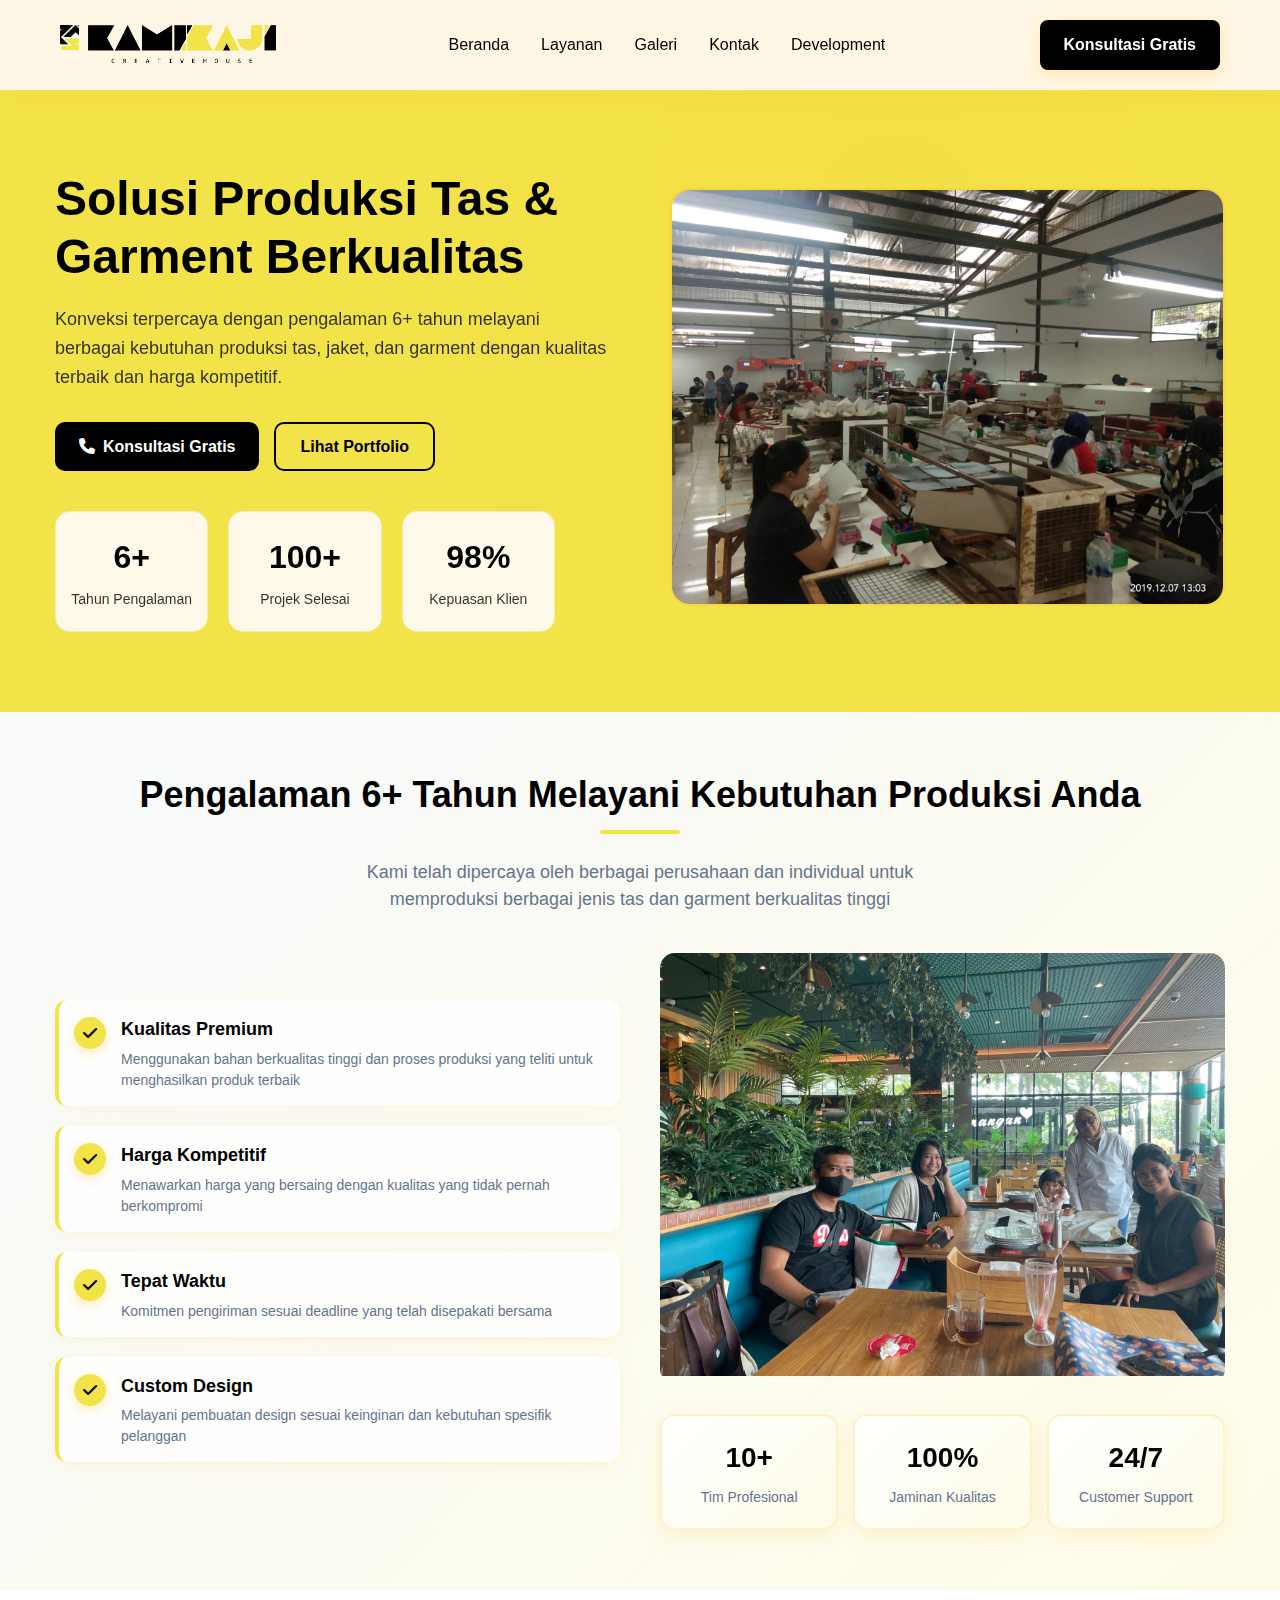
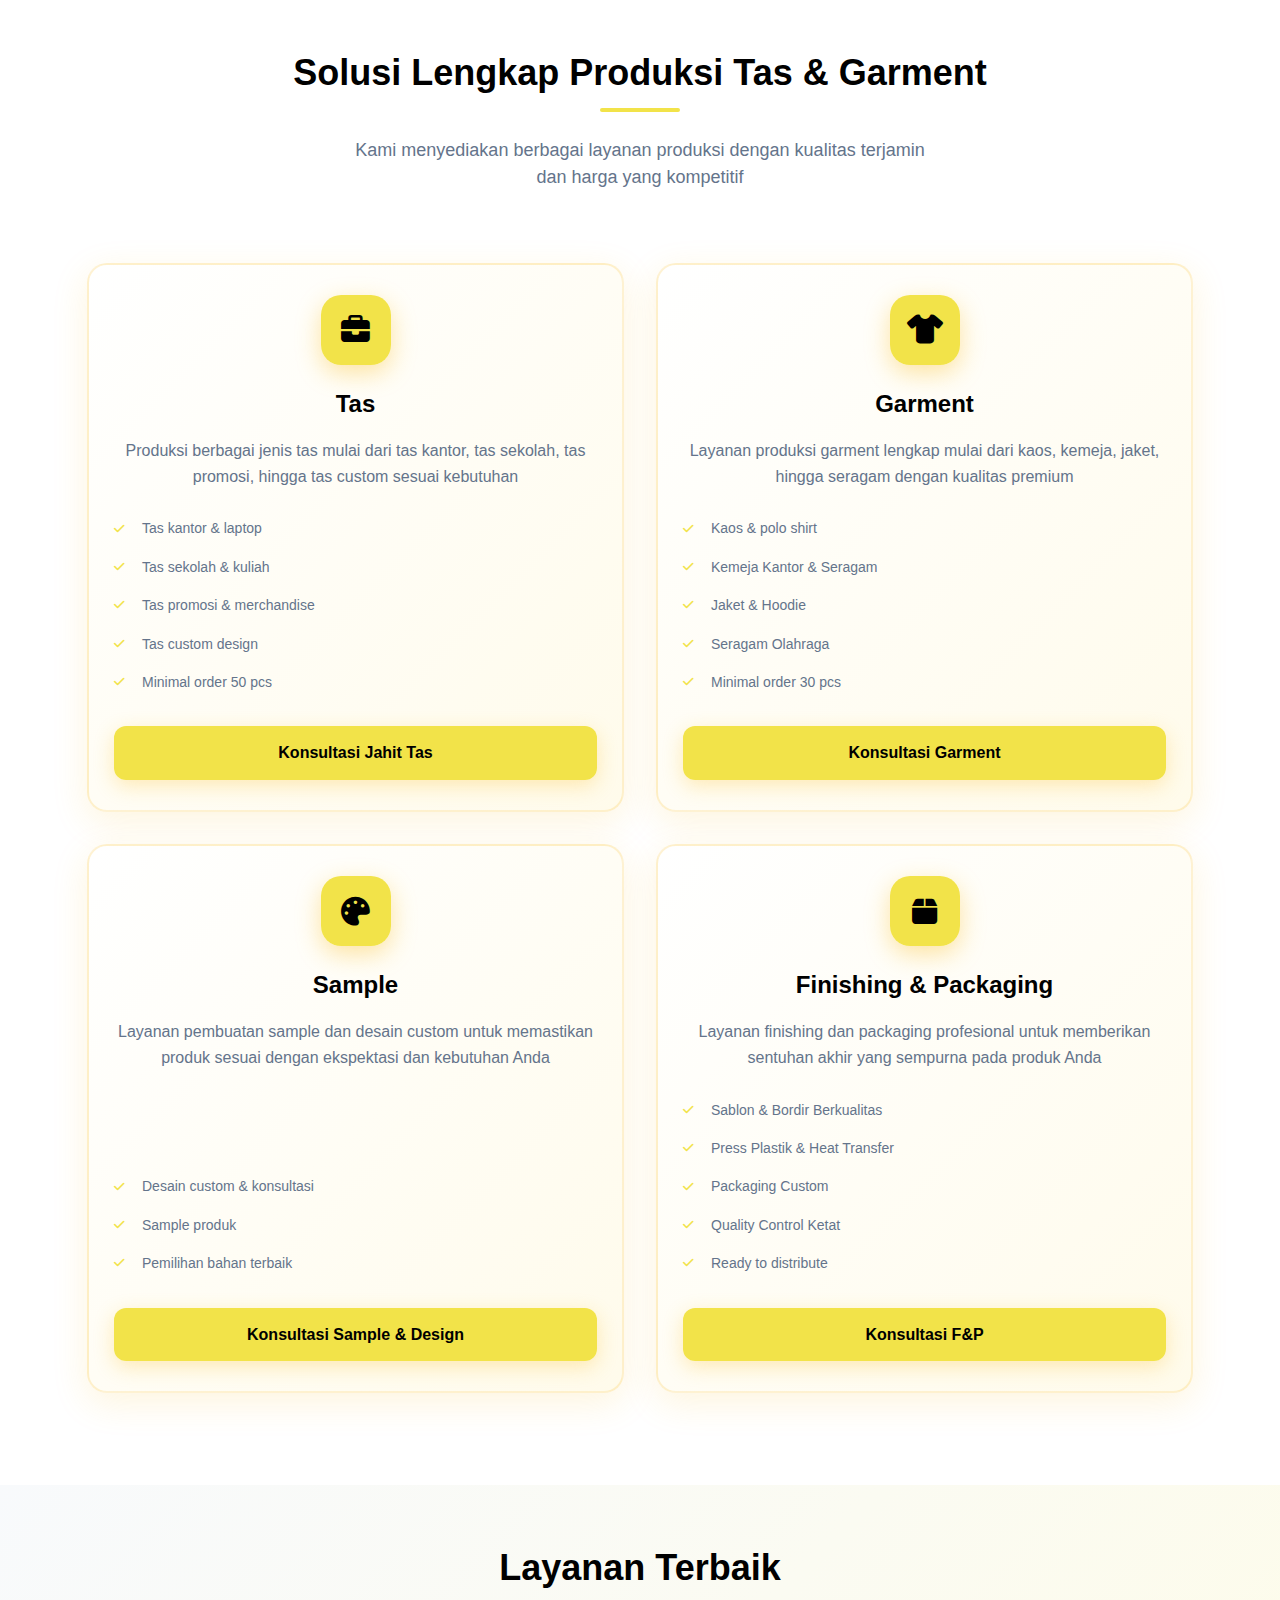
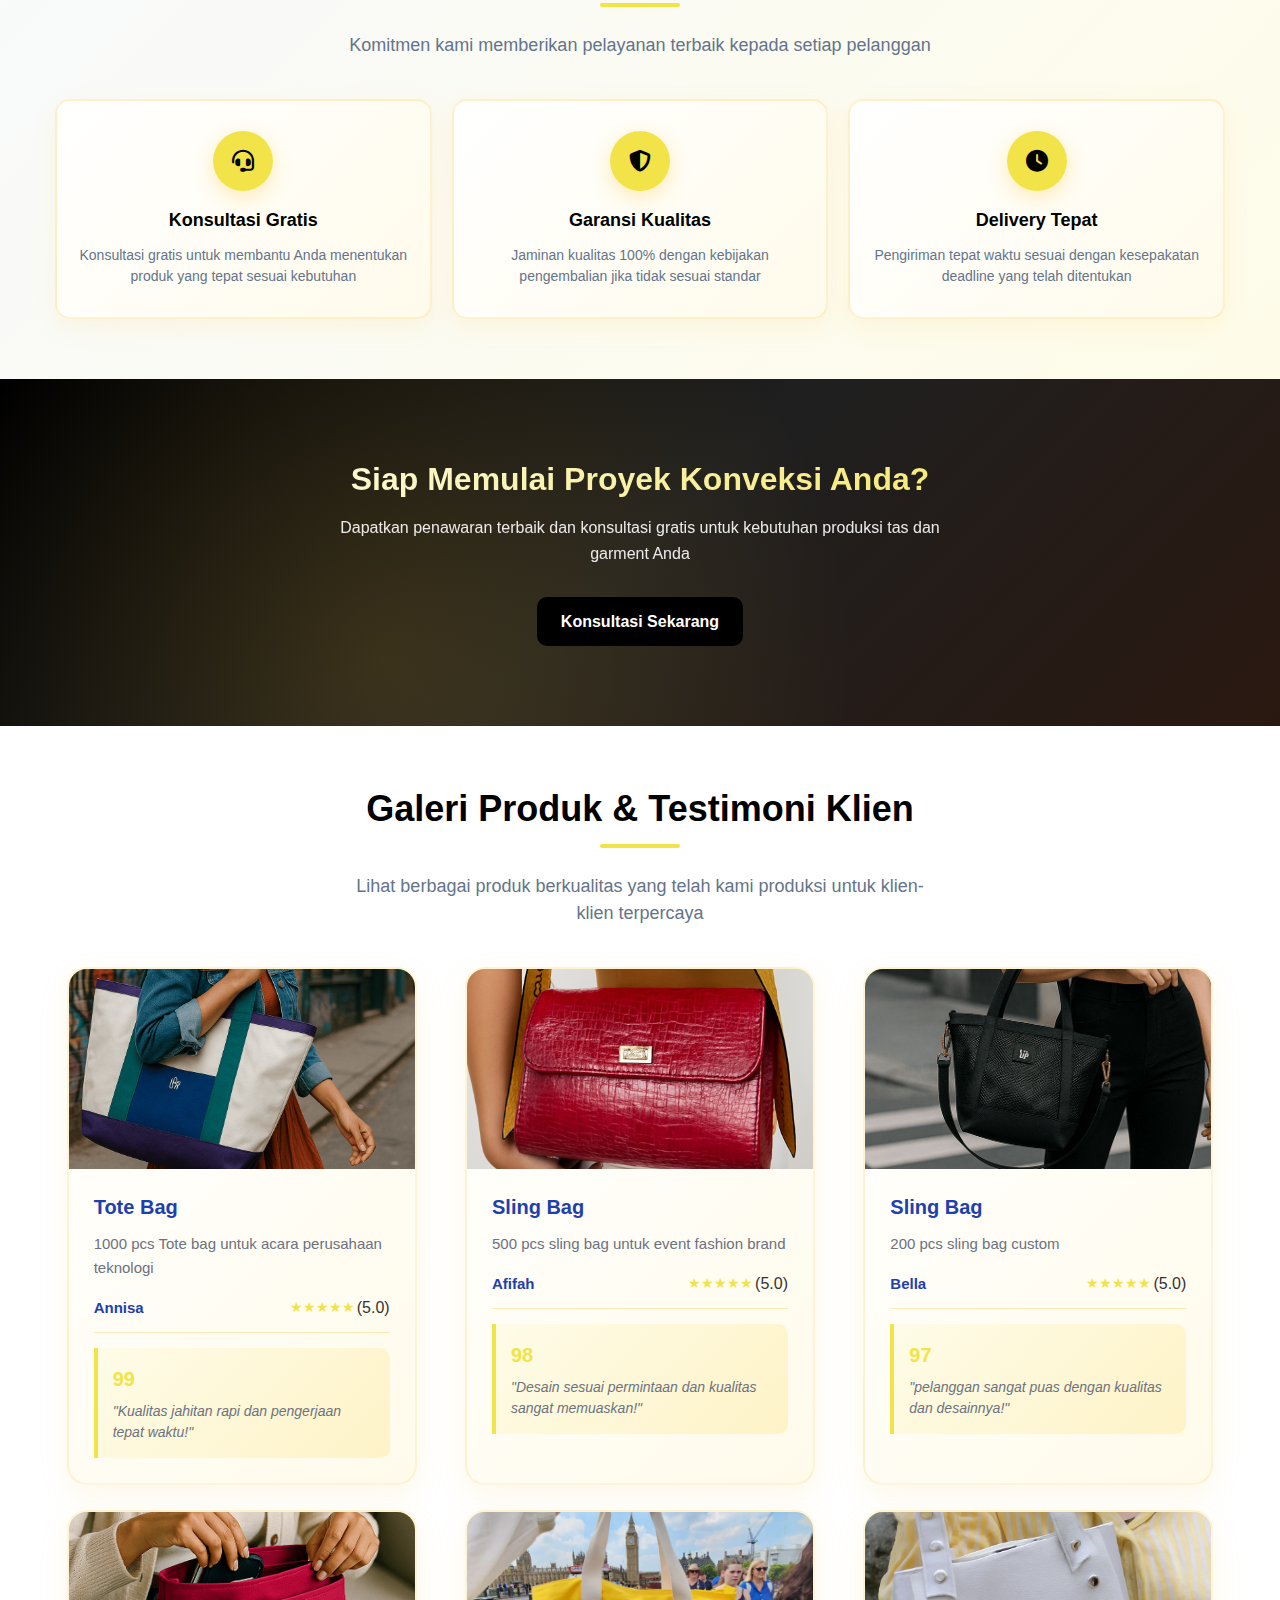
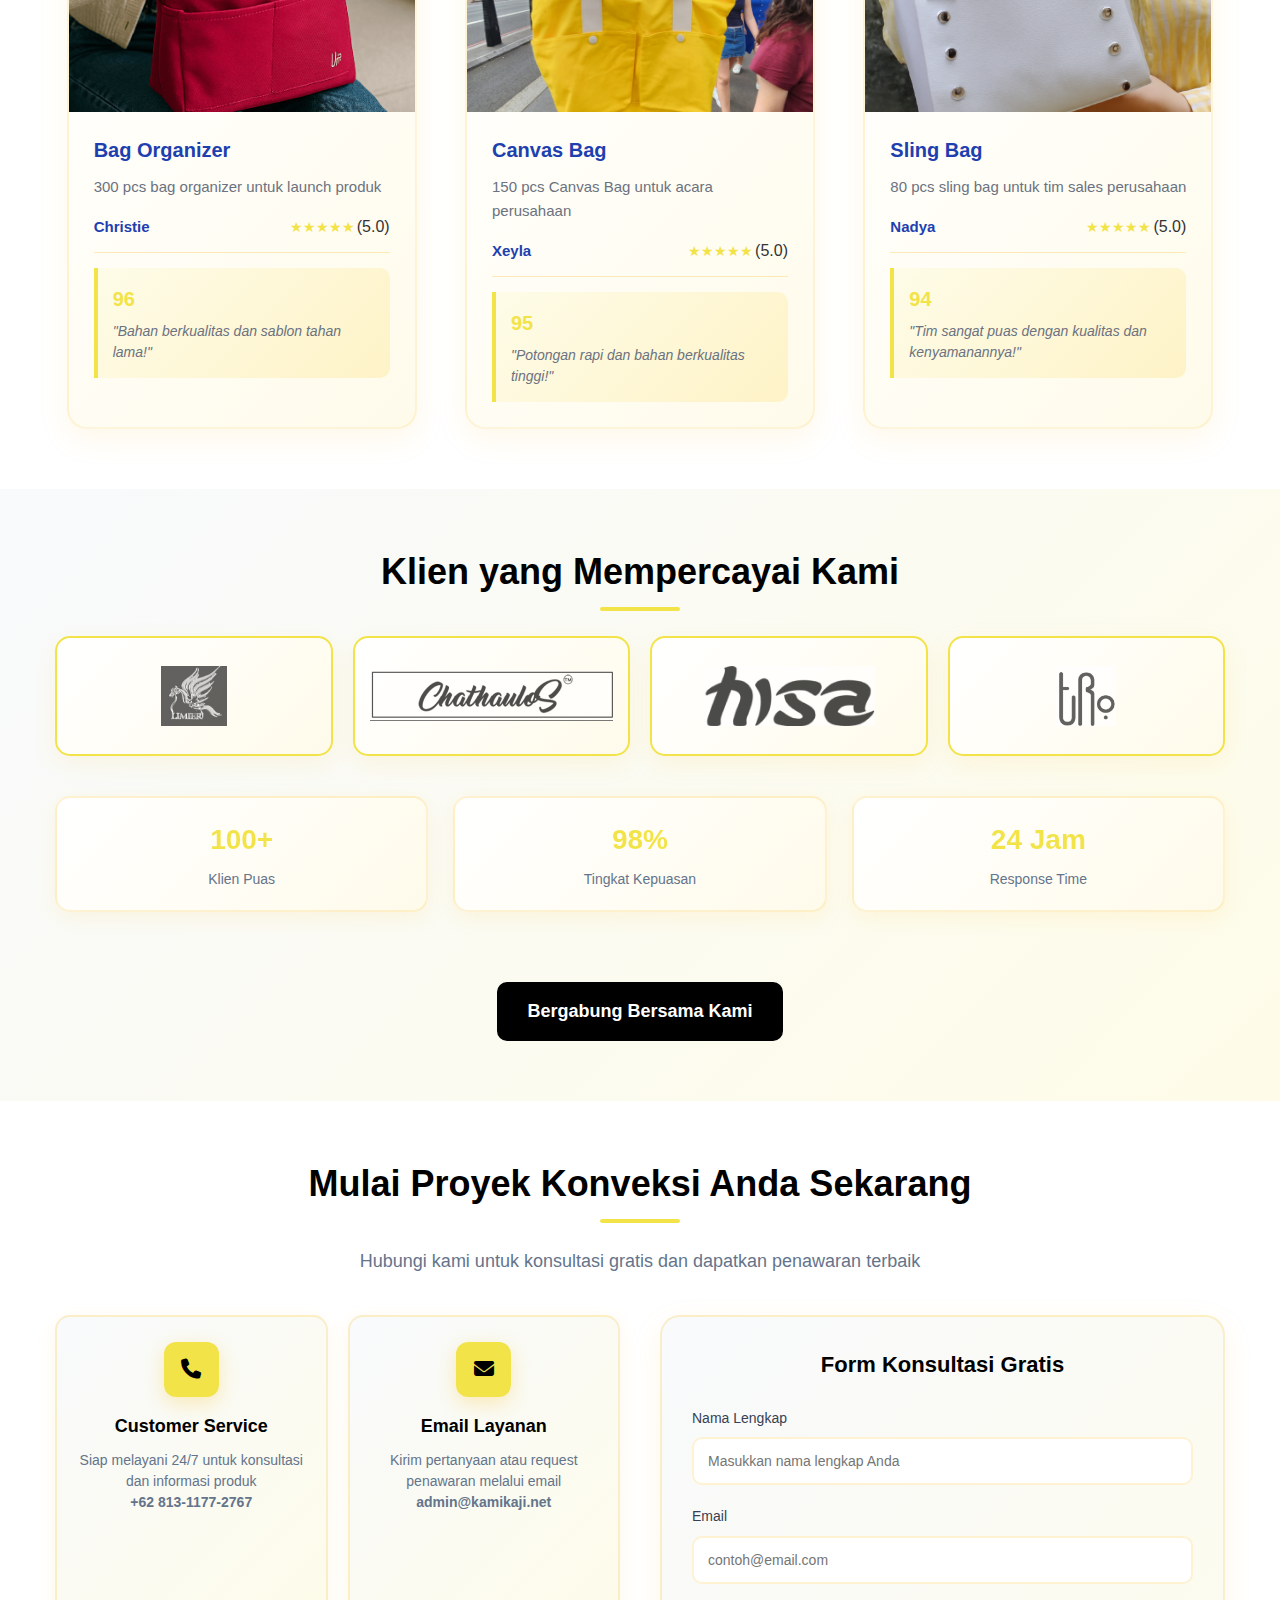
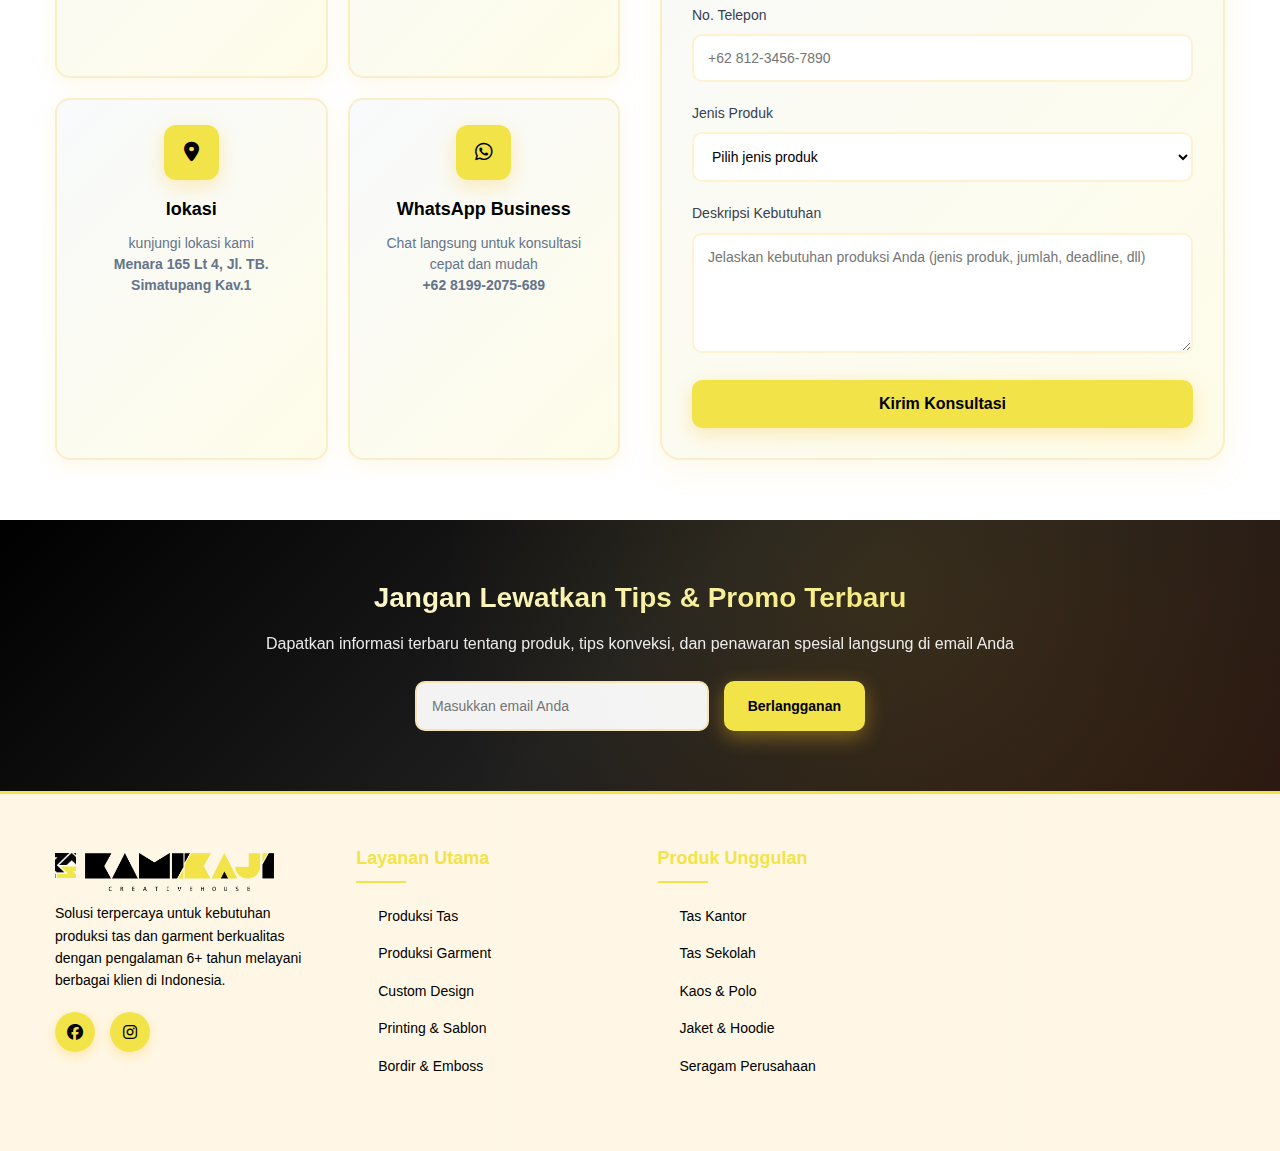
<file: index.html>
<!DOCTYPE html>
<html lang="id">

<head>
    <meta charset="UTF-8">
    <meta name="viewport" content="width=device-width, initial-scale=1.0">
    <title>KamiKaji - Solusi Produksi Tas & Garment Berkualitas</title>
    <link href="https://cdnjs.cloudflare.com/ajax/libs/font-awesome/6.4.0/css/all.min.css" rel="stylesheet">
    <link rel="stylesheet" href="assets/css/main.css">
    <link rel="stylesheet" href="assets/css/responsive.css">
</head>

<body>
    <header class="header">
        <div class="nav-container">
            <div class="logo">
              
                <div class="img-23">
                    <img src="./assets/images/Untitled2.jpg" alt="">
                </div>

                <div class="img-23-2">
                    <img src="./assets/images/logo.png" alt="">
                </div>
            </div>
            <nav>
                <ul class="nav-menu">
                    <li><a href="#beranda">Beranda</a></li>
                    <li><a href="#layanan">Layanan</a></li>
                    <li><a href="./assets/portofolio.html">Galeri</a></li>
                    <li><a href="#kontak">Kontak</a></li>
                    <li><a href="./assets/development.html">Development</a></li>
                </ul>
            </nav>

            <a class="cta-button" href="#konsultasi">Konsultasi Gratis</a>

            <div class="mobile-menu-toggle" id="mobileMenuToggle">
                <span></span>
                <span></span>
                <span></span>
            </div>

            <div class="mobile-nav" id="mobileNav">
                <ul>
                    <li><a href="#beranda">Beranda</a></li>
                    <li><a href="#layanan">Layanan</a></li>
                    <li><a href="./assets/portofolio.html">Galeri</a></li>
                    <li><a href="#kontak">Kontak</a></li>
                    <li><a href="./assets/development.html">Development</a></li>
                    <li><a href="#konsultasi" class="mobile-cta">Konsultasi Gratis</a></li>
                </ul>
            </div>
        </div>
    </header>

    <section class="hero" id="beranda">
        <div class="hero-container">
            <div class="hero-content">
                <h1>Solusi Produksi Tas & Garment Berkualitas</h1>
                <p>Konveksi terpercaya dengan pengalaman 6+ tahun melayani berbagai kebutuhan produksi tas, jaket, dan
                    garment dengan kualitas terbaik dan harga kompetitif.</p>
                <div class="hero-buttons">
                    <a class="btn-primary" href="#kontak">
                        <i class="fas fa-phone"></i> Konsultasi Gratis
                    </a>
                    <a href="./assets/portofolio.html" class="btn-secondary">Lihat Portfolio</a>
                </div>
                <div class="hero-stats">
                    <div class="stat-item">
                        <div class="stat-number">6+</div>
                        <div class="stat-label">Tahun Pengalaman</div>
                    </div>
                    <div class="stat-item">
                        <div class="stat-number">100+</div>
                        <div class="stat-label">Projek Selesai</div>
                    </div>                   
                    <div class="stat-item">
                        <div class="stat-number">98%</div>
                        <div class="stat-label">Kepuasan Klien</div>
                    </div>
                </div>
            </div>
            <div class="hero-image">
                <div class="image-placeholder gradient-blue">
                    <img src="./assets/images/1st.jpg" alt="KamiKaji Production" class="hero-image-fill">
                </div>
            </div>
        </div>
    </section>

    <section class="experience" id="tentang">
        <div class="container">
            <div class="section-header">
                <h2 class="section-title">Pengalaman 6+ Tahun Melayani Kebutuhan Produksi Anda</h2>
                <p class="section-subtitle">Kami telah dipercaya oleh berbagai perusahaan dan individual untuk
                    memproduksi berbagai jenis tas dan garment berkualitas tinggi</p>
            </div>
            <div class="experience-grid">
                <div class="experience-content">
                    <ul class="experience-list">
                        <li class="experience-item">
                            <div class="experience-icon">
                                <i class="fas fa-check"></i>
                            </div>
                            <div class="experience-text">
                                <h3>Kualitas Premium</h3>
                                <p>Menggunakan bahan berkualitas tinggi dan proses produksi yang teliti untuk
                                    menghasilkan produk terbaik</p>
                            </div>
                        </li>
                        <li class="experience-item">
                            <div class="experience-icon">
                                <i class="fas fa-check"></i>
                            </div>
                            <div class="experience-text">
                                <h3>Harga Kompetitif</h3>
                                <p>Menawarkan harga yang bersaing dengan kualitas yang tidak pernah berkompromi</p>
                            </div>
                        </li>
                        <li class="experience-item">
                            <div class="experience-icon">
                                <i class="fas fa-check"></i>
                            </div>
                            <div class="experience-text">
                                <h3>Tepat Waktu</h3>
                                <p>Komitmen pengiriman sesuai deadline yang telah disepakati bersama</p>
                            </div>
                        </li>
                        <li class="experience-item">
                            <div class="experience-icon">
                                <i class="fas fa-check"></i>
                            </div>
                            <div class="experience-text">
                                <h3>Custom Design</h3>
                                <p>Melayani pembuatan design sesuai keinginan dan kebutuhan spesifik pelanggan</p>
                            </div>
                        </li>
                    </ul>
                </div>
                <div class="experience-visual">
                    <div class="image-placeholder gradient-yellow">
                        <img src="./assets/images/Untitled.jpg" class="hero-image-fill" alt="Production Process">
                    </div>
                    <div class="experience-stats">
                        <div class="stat-card">
                            <div class="stat-card-number">10+</div>
                            <div class="stat-card-label">Tim Profesional</div>
                        </div>
                        <div class="stat-card">
                            <div class="stat-card-number">100%</div>
                            <div class="stat-card-label">Jaminan Kualitas</div>
                        </div>
                        <div class="stat-card">
                            <div class="stat-card-number">24/7</div>
                            <div class="stat-card-label">Customer Support</div>
                        </div>
                    </div>
                </div>
            </div>
        </div>
    </section>

    <section class="services" id="layanan">
        <div class="container">
            <div class="section-header">
                <h2 class="section-title">Solusi Lengkap Produksi Tas & Garment</h2>
                <p class="section-subtitle">Kami menyediakan berbagai layanan produksi dengan kualitas terjamin dan
                    harga yang kompetitif</p>
            </div>

            <div class="services-grid">
                <div class="service-card">
                    <div class="service-icon">
                        <i class="fas fa-briefcase"></i>
                    </div>
                    <h3 class="service-title">Tas</h3>
                    <p class="service-description">Produksi berbagai jenis tas mulai dari tas kantor, tas sekolah, tas
                        promosi, hingga tas custom sesuai kebutuhan</p>
                    <ul class="service-features">
                        <li><i class="fas fa-check"></i> Tas kantor & laptop</li>
                        <li><i class="fas fa-check"></i> Tas sekolah & kuliah</li>
                        <li><i class="fas fa-check"></i> Tas promosi & merchandise</li>
                        <li><i class="fas fa-check"></i> Tas custom design</li>
                        <li><i class="fas fa-check"></i> Minimal order 50 pcs</li>
                    </ul>
                    <a href="#konsultasi" class="service-cta">Konsultasi Jahit Tas</a>
                </div>

                <div class="service-card">
                    <div class="service-icon">
                        <i class="fas fa-tshirt"></i>
                    </div>
                    <h3 class="service-title">Garment</h3>
                    <p class="service-description">Layanan produksi garment lengkap mulai dari kaos, kemeja, jaket,
                        hingga seragam dengan kualitas premium</p>
                    <ul class="service-features">
                        <li><i class="fas fa-check"></i> Kaos & polo shirt</li>
                        <li><i class="fas fa-check"></i> Kemeja Kantor & Seragam</li>
                        <li><i class="fas fa-check"></i> Jaket & Hoodie</li>
                        <li><i class="fas fa-check"></i> Seragam Olahraga</li>
                        <li><i class="fas fa-check"></i> Minimal order 30 pcs</li>
                    </ul>
                    <a href="#konsultasi" class="service-cta">Konsultasi Garment</a>
                </div>

                <div class="service-card">
                    <div class="service-icon">
                        <i class="fas fa-palette"></i>
                    </div>
                    <h3 class="service-title">Sample</h3>
                    <p class="service-description">Layanan pembuatan sample dan desain custom untuk memastikan produk
                        sesuai dengan ekspektasi dan kebutuhan Anda</p>
                    <ul class="service-features">
                        <li><i class="fas fa-check"></i> Desain custom & konsultasi</li>
                        <li><i class="fas fa-check"></i> Sample produk</li>
                        <li><i class="fas fa-check"></i> Pemilihan bahan terbaik</li>
                    </ul>
                    <a href="#konsultasi" class="service-cta">Konsultasi Sample & Design</a>
                </div>

                <div class="service-card">
                    <div class="service-icon">
                        <i class="fas fa-box"></i>
                    </div>
                    <h3 class="service-title">Finishing & Packaging</h3>
                    <p class="service-description">Layanan finishing dan packaging profesional untuk memberikan sentuhan
                        akhir yang sempurna pada produk Anda</p>
                    <ul class="service-features">
                        <li><i class="fas fa-check"></i> Sablon & Bordir Berkualitas</li>
                        <li><i class="fas fa-check"></i> Press Plastik & Heat Transfer</li>
                        <li><i class="fas fa-check"></i> Packaging Custom</li>
                        <li><i class="fas fa-check"></i> Quality Control Ketat</li>
                        <li><i class="fas fa-check"></i> Ready to distribute</li>
                    </ul>
                    <a href="#konsultasi" class="service-cta">Konsultasi F&P</a>
                </div>
            </div>
        </div>
    </section>

    <section class="customer-service">
        <div class="container">
            <div class="section-header">
                <h2 class="section-title">Layanan Terbaik</h2>
                <p class="section-subtitle">Komitmen kami memberikan pelayanan terbaik kepada setiap pelanggan</p>
            </div>
            <div class="service-grid">
                <div class="service-item">
                    <div class="service-item-icon">
                        <i class="fas fa-headset"></i>
                    </div>
                    <h3>Konsultasi Gratis</h3>
                    <p>Konsultasi gratis untuk membantu Anda menentukan produk yang tepat sesuai kebutuhan</p>
                </div>
                <div class="service-item">
                    <div class="service-item-icon">
                        <i class="fas fa-shield-alt"></i>
                    </div>
                    <h3>Garansi Kualitas</h3>
                    <p>Jaminan kualitas 100% dengan kebijakan pengembalian jika tidak sesuai standar</p>
                </div>
                <div class="service-item">
                    <div class="service-item-icon">
                        <i class="fas fa-clock"></i>
                    </div>
                    <h3>Delivery Tepat</h3>
                    <p>Pengiriman tepat waktu sesuai dengan kesepakatan deadline yang telah ditentukan</p>
                </div>
            </div>
        </div>
    </section>

    <section class="cta-section">
        <div class="container">
            <div class="cta-content">
                <h2>Siap Memulai Proyek Konveksi Anda?</h2>
                <p>Dapatkan penawaran terbaik dan konsultasi gratis untuk kebutuhan produksi tas dan garment Anda</p>
                <a class="btn-primary" href="#kontak">Konsultasi Sekarang</a>
            </div>
        </div>
    </section>

    <section class="products" id="galeri">
        <div class="container">
            <div class="section-header">
                <h2 class="section-title">Galeri Produk & Testimoni Klien</h2>
                <p class="section-subtitle">Lihat berbagai produk berkualitas yang telah kami produksi untuk klien-klien
                    terpercaya</p>
            </div>

            <div class="products-grid">
                
                <div class="product-card">
                    <div class="product-image-container">
                    
                        <img src="./assets/images/p1.png" alt="Goodie Bag Event Corporate" class="product-image loading"
                            data-fallback-icon="fas fa-jacket">
                    </div>
                    <div class="product-content">
                        <h3 class="product-title">Tote Bag</h3>
                        <p class="product-description">1000 pcs Tote bag untuk acara perusahaan teknologi</p>
                        <div class="company-info">
                            <span class="company-name">Annisa</span>
                            <div class="rating-stars">
                                <span class="star">★★★★★</span>
                                <span>(5.0)</span>
                            </div>
                        </div>
                        <div class="testimonial-section">
                            <span class="quote-number">99</span>
                            <p class="testimonial-text">"Kualitas jahitan rapi dan pengerjaan tepat waktu!"</p>
                        </div>
                    </div>
                </div>

                <div class="product-card">
                    <div class="product-image-container">
                        
                        <img src="./assets/images/lib1.png" alt="Tas Merchandise Premium" class="product-image loading"
                            data-fallback-icon="fas fa-jacket">
                    </div>
                    <div class="product-content">
                        <h3 class="product-title">Sling Bag</h3>
                        <p class="product-description">500 pcs sling bag untuk event fashion brand</p>
                        <div class="company-info">
                            <span class="company-name">Afifah</span>
                            <div class="rating-stars">
                                <span class="star">★★★★★</span>
                                <span>(5.0)</span>
                            </div>
                        </div>
                        <div class="testimonial-section">
                            <span class="quote-number">98</span>
                            <p class="testimonial-text">"Desain sesuai permintaan dan kualitas sangat memuaskan!"</p>
                        </div>
                    </div>
                </div>

                <div class="product-card">
                    <div class="product-image-container">
                        
                        <img src="./assets/images/p3.png" alt="Tas Sekolah Custom" class="product-image loading"
                            data-fallback-icon="fas fa-jacket">
                    </div>
                    <div class="product-content">
                        <h3 class="product-title">Sling Bag</h3>
                        <p class="product-description">200 pcs sling bag custom</p>
                        <div class="company-info">
                            <span class="company-name">Bella</span>
                            <div class="rating-stars">
                                <span class="star">★★★★★</span>
                                <span>(5.0)</span>
                            </div>
                        </div>
                        <div class="testimonial-section">
                            <span class="quote-number">97</span>
                            <p class="testimonial-text">"pelanggan sangat puas dengan kualitas dan desainnya!"</p>
                        </div>
                    </div>
                </div>

                <div class="product-card">
                    <div class="product-image-container">
                        
                        <img src="./assets/images/p4.png" alt="Kaos Event Olahraga" class="product-image loading"
                            data-fallback-icon="fas fa-jacket">
                    </div>
                    <div class="product-content">
                        <h3 class="product-title">Bag Organizer</h3>
                        <p class="product-description">300 pcs bag organizer untuk launch produk</p>
                        <div class="company-info">
                            <span class="company-name">Christie</span>
                            <div class="rating-stars">
                                <span class="star">★★★★★</span>
                                <span>(5.0)</span>
                            </div>
                        </div>
                        <div class="testimonial-section">
                            <span class="quote-number">96</span>
                            <p class="testimonial-text">"Bahan berkualitas dan sablon tahan lama!"</p>
                        </div>
                    </div>
                </div>

                <div class="product-card">
                    <div class="product-image-container">
                        
                        <img src="./assets/images/Naruto.jpg" alt="Seragam Kantor Premium" class="product-image loading"
                            data-fallback-icon="fas fa-jacket">
                    </div>
                    <div class="product-content">
                        <h3 class="product-title">Canvas Bag</h3>
                        <p class="product-description">150 pcs Canvas Bag untuk acara perusahaan</p>
                        <div class="company-info">
                            <span class="company-name">Xeyla</span>
                            <div class="rating-stars">
                                <span class="star">★★★★★</span>
                                <span>(5.0)</span>
                            </div>
                        </div>
                        <div class="testimonial-section">
                            <span class="quote-number">95</span>
                            <p class="testimonial-text">"Potongan rapi dan bahan berkualitas tinggi!"</p>
                        </div>
                    </div>
                </div>

                <div class="product-card">
                    <div class="product-image-container">
                
                        <img src="./assets/images/lib2.png" alt="Jaket Tim Corporate" class="product-image loading"
                            data-fallback-icon="fas fa-jacket">
                        <i class="fas fa-jacket fallback-icon"></i>
                    </div>
                    <div class="product-content">
                        <h3 class="product-title">Sling Bag</h3>
                        <p class="product-description">80 pcs sling bag untuk tim sales perusahaan</p>
                        <div class="company-info">
                            <span class="company-name">Nadya</span>
                            <div class="rating-stars">
                                <span class="star">★★★★★</span>
                                <span>(5.0)</span>
                            </div>
                        </div>
                        <div class="testimonial-section">
                            <span class="quote-number">94</span>
                            <p class="testimonial-text">"Tim sangat puas dengan kualitas dan kenyamanannya!"</p>
                        </div>
                    </div>
                </div>


            </div>
        </div>
    </section>

    <section class="trust-section">
        <div class="container">
            <h2 class="section-title">Klien yang Mempercayai Kami</h2>
            <div class="trust-icons">
                <div class="trust-icon">
                    <img src="./assets/images/C1.png" alt="Client 1" class="loading"
                        data-fallback-icon="fas fa-building">
                </div>
                <div class="trust-icon">
                    <img src="./assets/images/C2.png" alt="Client 2" class="loading"
                        data-fallback-icon="fas fa-building">
                </div>
                <div class="trust-icon">
                    <img src="./assets/images/C3.png" alt="Client 3" class="loading"
                        data-fallback-icon="fas fa-building">
                </div>
                <div class="trust-icon">
                    <img src="./assets/images/C4.png" alt="Client 4" class="loading"
                        data-fallback-icon="fas fa-building">
                </div>
            </div>

            <div class="trust-stats">
                <div class="trust-stat">
                    <div class="trust-stat-number">100+</div>
                    <div class="trust-stat-label">Klien Puas</div>
                </div>
                <div class="trust-stat">
                    <div class="trust-stat-number">98%</div>
                    <div class="trust-stat-label">Tingkat Kepuasan</div>
                </div>
                <div class="trust-stat">
                    <div class="trust-stat-number">24 Jam</div>
                    <div class="trust-stat-label">Response Time</div>
                </div>
            </div>
            <a class="btn-primary trust-cta" href="#kontak">Bergabung Bersama
                Kami</a>
        </div>
    </section>

    <section class="contact-section" id="kontak">
        <div class="container">
            <div class="section-header">
                <h2 class="section-title">Mulai Proyek Konveksi Anda Sekarang</h2>
                <p class="section-subtitle">Hubungi kami untuk konsultasi gratis dan dapatkan penawaran terbaik</p>
            </div>
            <div class="contact-grid">
                <div class="contact-info">
                    <div class="contact-item">
                        <div class="contact-item-icon">
                            <i class="fas fa-phone"></i>
                        </div>
                        <h3>Customer Service</h3>
                        <p>Siap melayani 24/7 untuk konsultasi dan informasi produk</p>
                        <p><strong>+62 813-1177-2767</strong></p>
                    </div>
                    <div class="contact-item">
                        <div class="contact-item-icon">
                            <i class="fas fa-envelope"></i>
                        </div>
                        <h3>Email Layanan</h3>
                        <p>Kirim pertanyaan atau request penawaran melalui email</p>
                        <p><strong>admin@kamikaji.net</strong></p>
                    </div>
                    <div class="contact-item">
                        <div class="contact-item-icon">
                            <i class="fas fa-map-marker-alt"></i>
                        </div>
                        <h3>lokasi</h3>
                        <p>kunjungi lokasi kami</p>
                        <p><strong>Menara 165 Lt 4, Jl. TB. Simatupang Kav.1</strong></p>
                    </div>
                    <div class="contact-item">
                        <div class="contact-item-icon">
                            <i class="fab fa-whatsapp"></i>
                        </div>
                        <h3>WhatsApp Business</h3>
                        <p>Chat langsung untuk konsultasi cepat dan mudah</p>
                        <p><strong>+62 8199-2075-689</strong></p>
                    </div>
                </div>

                <div class="contact-form" id="konsultasi">
                    <h3 class="form-title">Form Konsultasi Gratis</h3>
                    <form>
                        <div class="form-group">
                            <label for="fullName">Nama Lengkap</label>
                            <input type="text" id="fullName" placeholder="Masukkan nama lengkap Anda" required>
                        </div>
                        <div class="form-group">
                            <label for="email">Email</label>
                            <input type="email" id="email" placeholder="contoh@email.com" required>
                        </div>
                        <div class="form-group">
                            <label for="phone">No. Telepon</label>
                            <input type="tel" id="phone" placeholder="+62 812-3456-7890" required>
                        </div>
                        <div class="form-group">
                            <label for="productType">Jenis Produk</label>
                            <select id="productType" required>
                                <option value="">Pilih jenis produk</option>
                                <option>Bag</option>
                                <option>Garment/Pakaian</option>
                                <option>Keduanya</option>
                            </select>
                        </div>
                        <div class="form-group">
                            <label for="description">Deskripsi Kebutuhan</label>
                            <textarea id="description"
                                placeholder="Jelaskan kebutuhan produksi Anda (jenis produk, jumlah, deadline, dll)"
                                required></textarea>
                        </div>
                        <button type="submit" class="form-submit">Kirim Konsultasi</button>
                    </form>
                </div>
            </div>
        </div>
    </section>

    <section class="newsletter">
        <div class="container">
            <h2>Jangan Lewatkan Tips & Promo Terbaru</h2>
            <p>Dapatkan informasi terbaru tentang produk, tips konveksi, dan penawaran spesial langsung di email Anda
            </p>
            <form class="newsletter-form">
                <input type="email" class="newsletter-input" placeholder="Masukkan email Anda" required>
                <button type="submit" class="newsletter-submit">Berlangganan</button>
            </form>
        </div>
    </section>

    <footer class="footer">
        <div class="container">
            <div class="footer-content">
                <div class="footer-section">        
                    
                    

                                <div class="logo">
              
                <div class="img-23">
                    <img src="./assets/images/Untitled2.jpg" alt="">
                </div>

                <div class="img-23-2">
                    <img src="./assets/images/logo.png" alt="">
                </div>
            </div>



                    <p class="footer-description">Solusi terpercaya untuk kebutuhan produksi tas dan
                        garment berkualitas dengan pengalaman 6+ tahun melayani berbagai klien di Indonesia.</p>
                    <div class="social-icons">
                        <a href="https://web.facebook.com/people/Kamikaji-Creative-House/100072032313963/" class="social-icon"><i class="fab fa-facebook"></i></a>
                        <a href="https://www.instagram.com/kamikajicreativehouse/" class="social-icon"><i class="fab fa-instagram"></i></a>
                
                    </div>
                </div>
                <div class="footer-section">
                    <h3>Layanan Utama</h3>
                    <ul>
                        <li><a href="#layanan">Produksi Tas</a></li>
                        <li><a href="#layanan">Produksi Garment</a></li>
                        <li><a href="#layanan">Custom Design</a></li>
                        <li><a href="#layanan">Printing & Sablon</a></li>
                        <li><a href="#layanan">Bordir & Emboss</a></li>
                    </ul>
                </div>
                <div class="footer-section">
                    <h3>Produk Unggulan</h3>
                    <ul>
                        <li><a href="#galeri">Tas Kantor</a></li>
                        <li><a href="#galeri">Tas Sekolah</a></li>
                        <li><a href="#galeri">Kaos & Polo</a></li>
                        <li><a href="#galeri">Jaket & Hoodie</a></li>
                        <li><a href="#galeri">Seragam Perusahaan</a></li>
                    </ul>
                </div>
            </div>
            <div class="footer-section">
            </div>
        </div>
    </footer>

    <script src="assets/js/main.js"></script>

</body>

</html>
</file>
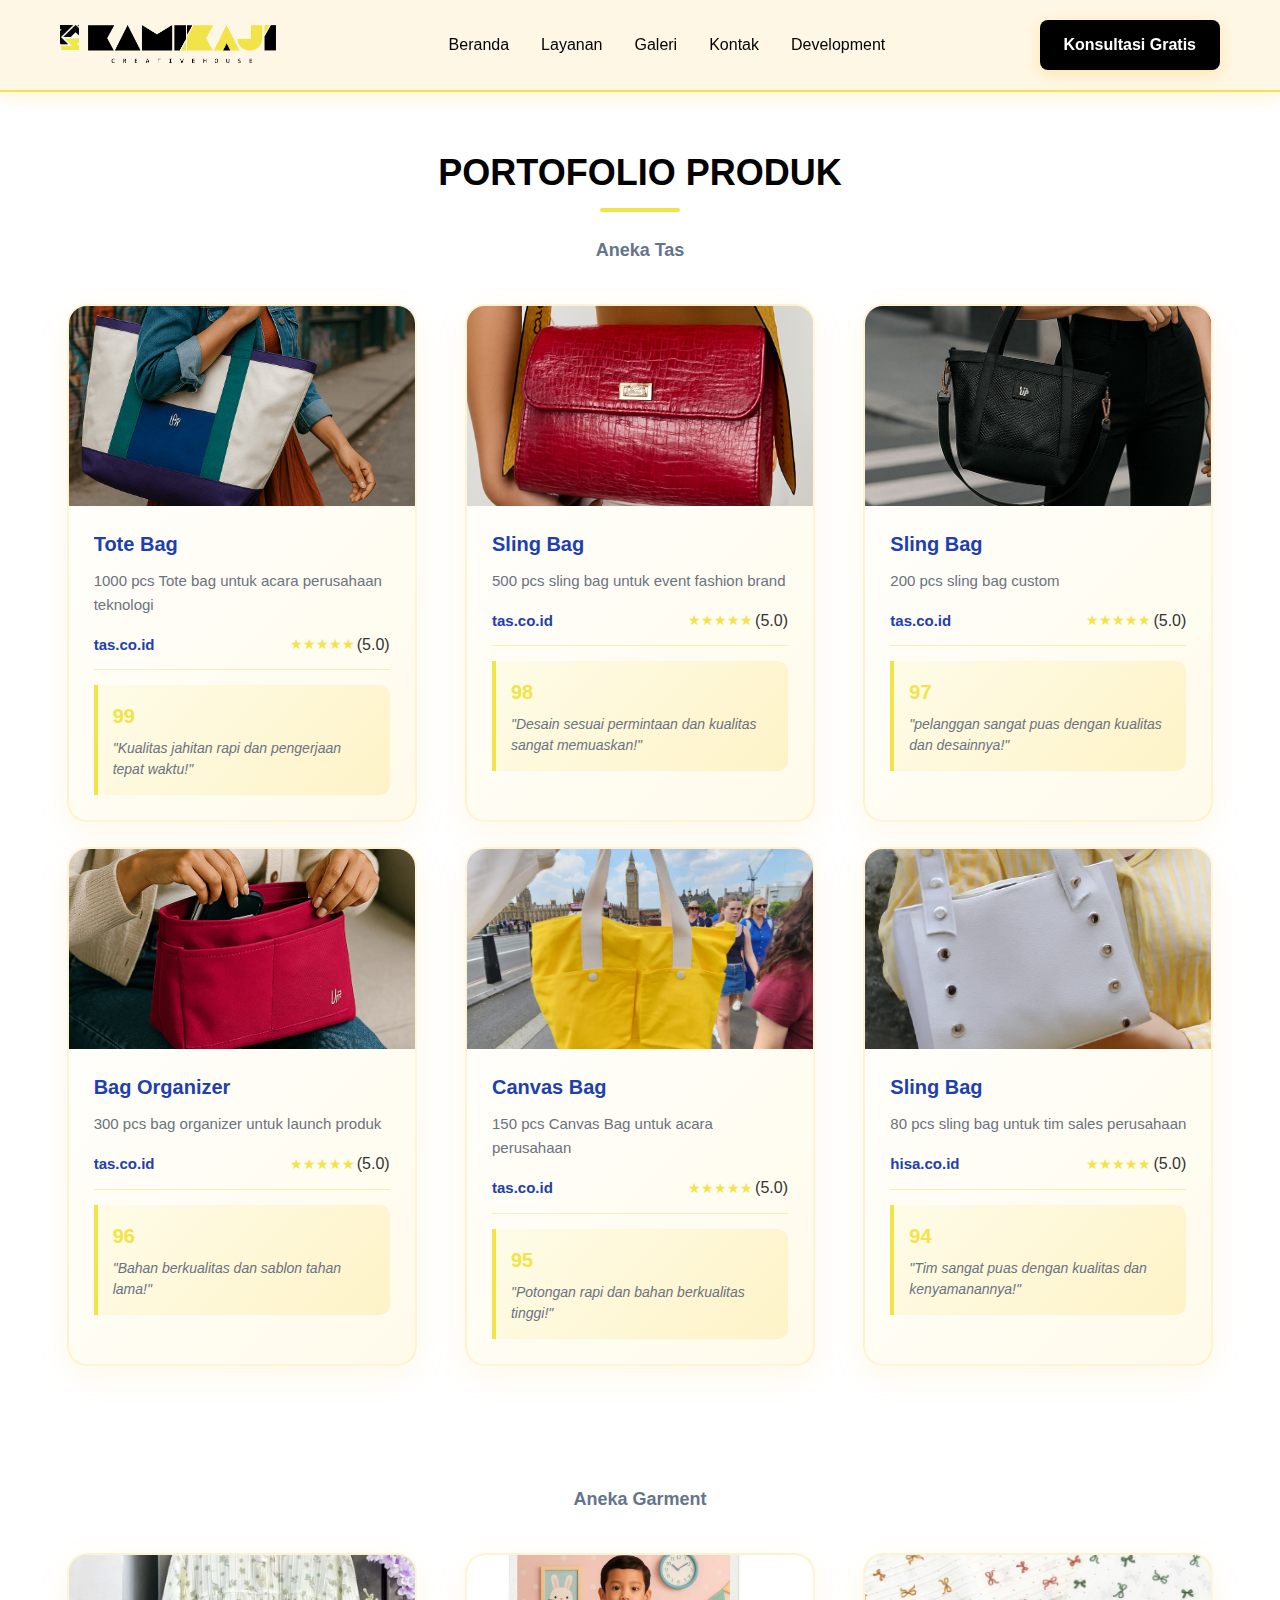
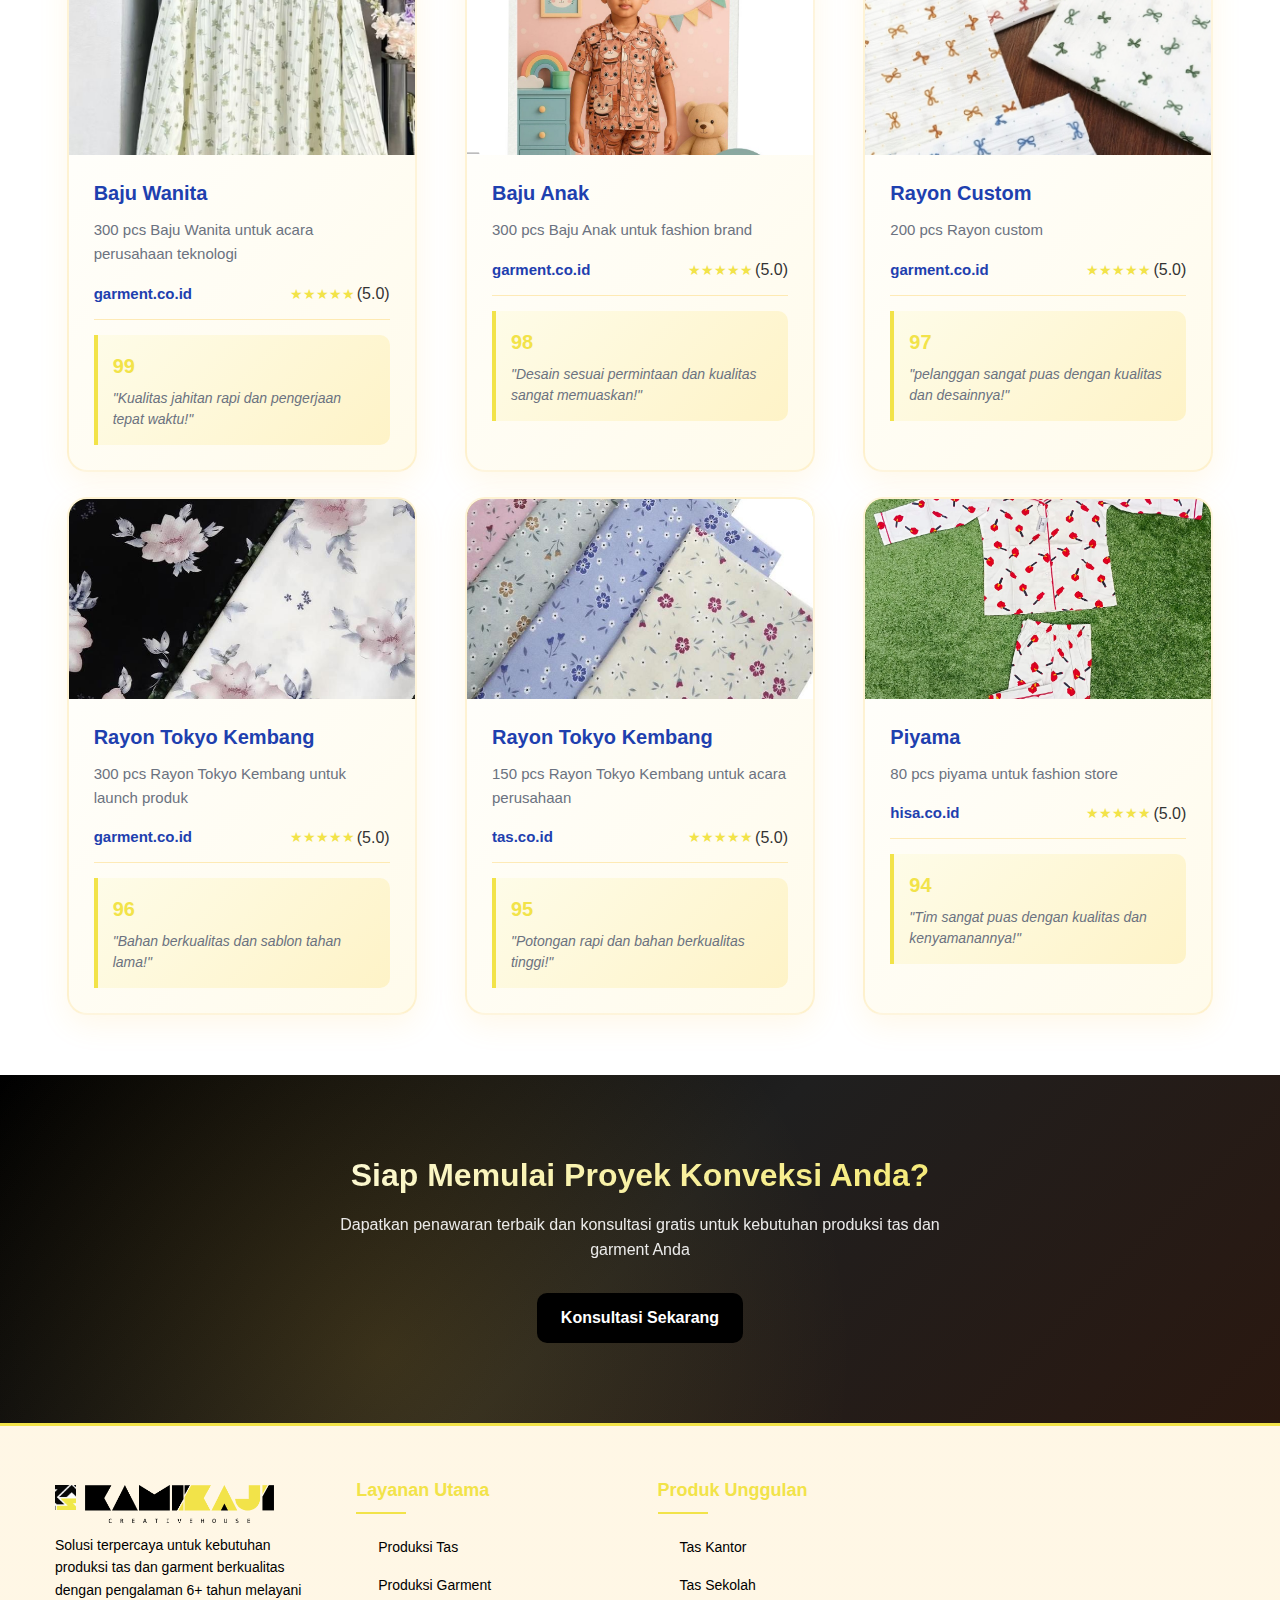
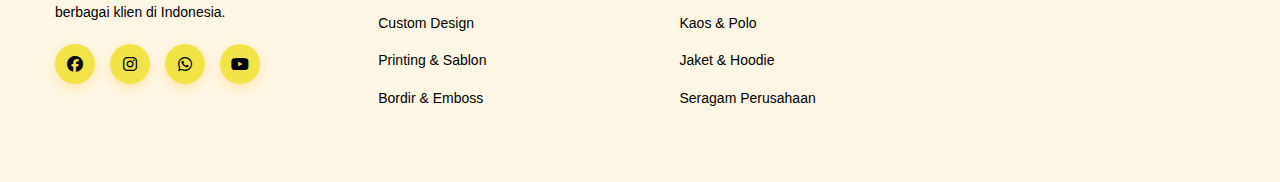
<file: assets/portofolio.html>
<!DOCTYPE html>
<html lang="id">

<head>
    <meta charset="UTF-8">
    <meta name="viewport" content="width=device-width, initial-scale=1.0">
    <title>KamiKaji - Solusi Produksi Tas & Garment Berkualitas</title>
    <link href="https://cdnjs.cloudflare.com/ajax/libs/font-awesome/6.4.0/css/all.min.css" rel="stylesheet">
    <link rel="stylesheet" href="./css/main.css">
    <link rel="stylesheet" href="./css/responsive.css">
</head>

<body>
    <header class="header">
        <div class="nav-container">
            <div class="logo">
                <div class="img-23">
                    <img src="./images/Untitled2.jpg" alt="">
                </div>

                <div class="img-23-2">
                    <img src="./images/logo.png" alt="">
                </div>
            </div>
            <nav>
                <ul class="nav-menu">
                    <li><a href="/index.html">Beranda</a></li>
                    <li><a href="/index.html">Layanan</a></li>
                    <li><a href="./portofolio.html">Galeri</a></li>
                    <li><a href="/index.html">Kontak</a></li>
                    <li><a href="./development.html">Development</a></li>
                </ul>
            </nav>

            <a class="cta-button" href="#konsultasi">Konsultasi Gratis</a>

            <div class="mobile-menu-toggle" id="mobileMenuToggle">
                <span></span>
                <span></span>
                <span></span>
            </div>

            <div class="mobile-nav" id="mobileNav">
                <ul>
                    <li><a href="/index.html">Beranda</a></li>
                    <li><a href="/index.html">Layanan</a></li>
                    <li><a href="./portofolio.html">Galeri</a></li>
                    <li><a href="/index.html">Kontak</a></li>
                    <li><a href="./development.html">Development</a></li>
                    <li><a href="#konsultasi" class="mobile-cta">Konsultasi Gratis</a></li>
                </ul>
            </div>
        </div>
    </header>

    <section class="products" id="galeri">
        <div class="container">
            <div class="section-header">
                <h2 class="section-title">PORTOFOLIO PRODUK</h2>
                <p class="section-subtitle"><b>Aneka Tas</b></p>
            </div>

            <div class="products-grid">
                
                <div class="product-card">
                    <div class="product-image-container">
                     
                        <img src="./images/p1.png" alt="Goodie Bag Event Corporate" class="product-image loading"
                            data-fallback-icon="fas fa-jacket">
                    </div>
                    <div class="product-content">
                        <h3 class="product-title">Tote Bag</h3>
                        <p class="product-description">1000 pcs Tote bag untuk acara perusahaan teknologi</p>
                        <div class="company-info">
                            <span class="company-name">tas.co.id</span>
                            <div class="rating-stars">
                                <span class="star">★★★★★</span>
                                <span>(5.0)</span>
                            </div>
                        </div>
                        <div class="testimonial-section">
                            <span class="quote-number">99</span>
                            <p class="testimonial-text">"Kualitas jahitan rapi dan pengerjaan tepat waktu!"</p>
                        </div>
                    </div>
                </div>

                <div class="product-card">
                    <div class="product-image-container">
                        
                        <img src="./images/lib1.png" alt="Tas Merchandise Premium" class="product-image loading"
                            data-fallback-icon="fas fa-jacket">
                    </div>
                    <div class="product-content">
                        <h3 class="product-title">Sling Bag</h3>
                        <p class="product-description">500 pcs sling bag untuk event fashion brand</p>
                        <div class="company-info">
                            <span class="company-name">tas.co.id</span>
                            <div class="rating-stars">
                                <span class="star">★★★★★</span>
                                <span>(5.0)</span>
                            </div>
                        </div>
                        <div class="testimonial-section">
                            <span class="quote-number">98</span>
                            <p class="testimonial-text">"Desain sesuai permintaan dan kualitas sangat memuaskan!"</p>
                        </div>
                    </div>
                </div>

                <div class="product-card">
                    <div class="product-image-container">
                   
                        <img src="./images/p3.png" alt="Tas Sekolah Custom" class="product-image loading"
                            data-fallback-icon="fas fa-jacket">
                    </div>
                    <div class="product-content">
                        <h3 class="product-title">Sling Bag</h3>
                        <p class="product-description">200 pcs sling bag custom</p>
                        <div class="company-info">
                            <span class="company-name">tas.co.id</span>
                            <div class="rating-stars">
                                <span class="star">★★★★★</span>
                                <span>(5.0)</span>
                            </div>
                        </div>
                        <div class="testimonial-section">
                            <span class="quote-number">97</span>
                            <p class="testimonial-text">"pelanggan sangat puas dengan kualitas dan desainnya!"</p>
                        </div>
                    </div>
                </div>

                <div class="product-card">
                    <div class="product-image-container">
                  
                        <img src="./images/p4.png" alt="Kaos Event Olahraga" class="product-image loading"
                            data-fallback-icon="fas fa-jacket">
                    </div>
                    <div class="product-content">
                        <h3 class="product-title">Bag Organizer</h3>
                        <p class="product-description">300 pcs bag organizer untuk launch produk</p>
                        <div class="company-info">
                            <span class="company-name">tas.co.id</span>
                            <div class="rating-stars">
                                <span class="star">★★★★★</span>
                                <span>(5.0)</span>
                            </div>
                        </div>
                        <div class="testimonial-section">
                            <span class="quote-number">96</span>
                            <p class="testimonial-text">"Bahan berkualitas dan sablon tahan lama!"</p>
                        </div>
                    </div>
                </div>

                <div class="product-card">
                    <div class="product-image-container">
                
                        <img src="./images/Naruto.jpg" alt="Seragam Kantor Premium" class="product-image loading"
                            data-fallback-icon="fas fa-jacket">
                    </div>
                    <div class="product-content">
                        <h3 class="product-title">Canvas Bag</h3>
                        <p class="product-description">150 pcs Canvas Bag untuk acara perusahaan</p>
                        <div class="company-info">
                            <span class="company-name">tas.co.id</span>
                            <div class="rating-stars">
                                <span class="star">★★★★★</span>
                                <span>(5.0)</span>
                            </div>
                        </div>
                        <div class="testimonial-section">
                            <span class="quote-number">95</span>
                            <p class="testimonial-text">"Potongan rapi dan bahan berkualitas tinggi!"</p>
                        </div>
                    </div>
                </div>

                <div class="product-card">
                    <div class="product-image-container">
              
                        <img src="./images/lib2.png" alt="Jaket Tim Corporate" class="product-image loading"
                            data-fallback-icon="fas fa-jacket">
                        <i class="fas fa-jacket fallback-icon"></i>
                    </div>
                    <div class="product-content">
                        <h3 class="product-title">Sling Bag</h3>
                        <p class="product-description">80 pcs sling bag untuk tim sales perusahaan</p>
                        <div class="company-info">
                            <span class="company-name">hisa.co.id</span>
                            <div class="rating-stars">
                                <span class="star">★★★★★</span>
                                <span>(5.0)</span>
                            </div>
                        </div>
                        <div class="testimonial-section">
                            <span class="quote-number">94</span>
                            <p class="testimonial-text">"Tim sangat puas dengan kualitas dan kenyamanannya!"</p>
                        </div>
                    </div>
                </div>
            </div>
        </div>
    </section>


        <section class="products" id="galeri">
        <div class="container">
            <div class="section-header">
                <p class="section-subtitle"><b>Aneka Garment</b></p>
            </div>

            <div class="products-grid">
                
                <div class="product-card">
                    <div class="product-image-container">
               
                        <img src="./images/g1.jpg" alt="Goodie Bag Event Corporate" class="product-image loading"
                            data-fallback-icon="fas fa-jacket">
                    </div>
                    <div class="product-content">
                        <h3 class="product-title">Baju Wanita</h3>
                        <p class="product-description">300 pcs Baju Wanita untuk acara perusahaan teknologi</p>
                        <div class="company-info">
                            <span class="company-name">garment.co.id</span>
                            <div class="rating-stars">
                                <span class="star">★★★★★</span>
                                <span>(5.0)</span>
                            </div>
                        </div>
                        <div class="testimonial-section">
                            <span class="quote-number">99</span>
                            <p class="testimonial-text">"Kualitas jahitan rapi dan pengerjaan tepat waktu!"</p>
                        </div>
                    </div>
                </div>

                <div class="product-card">
                    <div class="product-image-container">
          
                        <img src="./images/g2.jpg" alt="Tas Merchandise Premium" class="product-image loading"
                            data-fallback-icon="fas fa-jacket">
                    </div>
                    <div class="product-content">
                        <h3 class="product-title">Baju Anak</h3>
                        <p class="product-description">300 pcs Baju Anak untuk fashion brand</p>
                        <div class="company-info">
                            <span class="company-name">garment.co.id</span>
                            <div class="rating-stars">
                                <span class="star">★★★★★</span>
                                <span>(5.0)</span>
                            </div>
                        </div>
                        <div class="testimonial-section">
                            <span class="quote-number">98</span>
                            <p class="testimonial-text">"Desain sesuai permintaan dan kualitas sangat memuaskan!"</p>
                        </div>
                    </div>
                </div>

                <div class="product-card">
                    <div class="product-image-container">
              
                        <img src="./images/g3.jpg" alt="Tas Sekolah Custom" class="product-image loading"
                            data-fallback-icon="fas fa-jacket">
                    </div>
                    <div class="product-content">
                        <h3 class="product-title">Rayon Custom</h3>
                        <p class="product-description">200 pcs Rayon custom</p>
                        <div class="company-info">
                            <span class="company-name">garment.co.id</span>
                            <div class="rating-stars">
                                <span class="star">★★★★★</span>
                                <span>(5.0)</span>
                            </div>
                        </div>
                        <div class="testimonial-section">
                            <span class="quote-number">97</span>
                            <p class="testimonial-text">"pelanggan sangat puas dengan kualitas dan desainnya!"</p>
                        </div>
                    </div>
                </div>

                <div class="product-card">
                    <div class="product-image-container">
        
                        <img src="./images/g4.jpg" alt="Kaos Event Olahraga" class="product-image loading"
                            data-fallback-icon="fas fa-jacket">
                    </div>
                    <div class="product-content">
                        <h3 class="product-title">Rayon Tokyo Kembang</h3>
                        <p class="product-description">300 pcs Rayon Tokyo Kembang untuk launch produk</p>
                        <div class="company-info">
                            <span class="company-name">garment.co.id</span>
                            <div class="rating-stars">
                                <span class="star">★★★★★</span>
                                <span>(5.0)</span>
                            </div>
                        </div>
                        <div class="testimonial-section">
                            <span class="quote-number">96</span>
                            <p class="testimonial-text">"Bahan berkualitas dan sablon tahan lama!"</p>
                        </div>
                    </div>
                </div>

                <div class="product-card">
                    <div class="product-image-container">
                
                        <img src="./images/g5.jpg" alt="Seragam Kantor Premium" class="product-image loading"
                            data-fallback-icon="fas fa-jacket">
                    </div>
                    <div class="product-content">
                        <h3 class="product-title">Rayon Tokyo Kembang</h3>
                        <p class="product-description">150 pcs Rayon Tokyo Kembang untuk acara perusahaan</p>
                        <div class="company-info">
                            <span class="company-name">tas.co.id</span>
                            <div class="rating-stars">
                                <span class="star">★★★★★</span>
                                <span>(5.0)</span>
                            </div>
                        </div>
                        <div class="testimonial-section">
                            <span class="quote-number">95</span>
                            <p class="testimonial-text">"Potongan rapi dan bahan berkualitas tinggi!"</p>
                        </div>
                    </div>
                </div>

                <div class="product-card">
                    <div class="product-image-container">
                   
                        <img src="./images/g6.jpg" alt="Jaket Tim Corporate" class="product-image loading"
                            data-fallback-icon="fas fa-jacket">
                        <i class="fas fa-jacket fallback-icon"></i>
                    </div>
                    <div class="product-content">
                        <h3 class="product-title">Piyama</h3>
                        <p class="product-description">80 pcs piyama untuk fashion store</p>
                        <div class="company-info">
                            <span class="company-name">hisa.co.id</span>
                            <div class="rating-stars">
                                <span class="star">★★★★★</span>
                                <span>(5.0)</span>
                            </div>
                        </div>
                        <div class="testimonial-section">
                            <span class="quote-number">94</span>
                            <p class="testimonial-text">"Tim sangat puas dengan kualitas dan kenyamanannya!"</p>
                        </div>
                    </div>
                </div>
            </div>
        </div>
    </section>

    <section class="cta-section">
        <div class="container">
            <div class="cta-content">
                <h2>Siap Memulai Proyek Konveksi Anda?</h2>
                <p>Dapatkan penawaran terbaik dan konsultasi gratis untuk kebutuhan produksi tas dan garment Anda</p>
                <a class="btn-primary" href="#kontak">Konsultasi Sekarang</a>
            </div>
        </div>
    </section>

    <footer class="footer">
        <div class="container">
            <div class="footer-content">
                <div class="footer-section"> 
                    
                    
            <div class="logo">
              
                <div class="img-23">
                    <img src="./images/Untitled2.jpg" alt="">
                </div>

                <div class="img-23-2">
                    <img src="./images/logo.png" alt="">
                </div>
            </div>

                    <p class="footer-description">Solusi terpercaya untuk kebutuhan produksi tas dan
                        garment berkualitas dengan pengalaman 6+ tahun melayani berbagai klien di Indonesia.</p>
                    <div class="social-icons">
                        <a href="#" class="social-icon"><i class="fab fa-facebook"></i></a>
                        <a href="#" class="social-icon"><i class="fab fa-instagram"></i></a>
                        <a href="#" class="social-icon"><i class="fab fa-whatsapp"></i></a>
                        <a href="#" class="social-icon"><i class="fab fa-youtube"></i></a>
                    </div>
                </div>
                <div class="footer-section">
                    <h3>Layanan Utama</h3>
                    <ul>
                        <li><a href="#layanan">Produksi Tas</a></li>
                        <li><a href="#layanan">Produksi Garment</a></li>
                        <li><a href="#layanan">Custom Design</a></li>
                        <li><a href="#layanan">Printing & Sablon</a></li>
                        <li><a href="#layanan">Bordir & Emboss</a></li>
                    </ul>
                </div>
                <div class="footer-section">
                    <h3>Produk Unggulan</h3>
                    <ul>
                        <li><a href="#galeri">Tas Kantor</a></li>
                        <li><a href="#galeri">Tas Sekolah</a></li>
                        <li><a href="#galeri">Kaos & Polo</a></li>
                        <li><a href="#galeri">Jaket & Hoodie</a></li>
                        <li><a href="#galeri">Seragam Perusahaan</a></li>
                    </ul>
                </div>
            </div>
            <div class="footer-section">
            </div>
        </div>
    </footer>

    <script src="./js/main.js"></script>

</body>

</html>
</file>
<file: assets/css/main.css>
:root {
            --primary-yellow: #F2E349;
            --secondary-yellow: #F2E349;
            --accent-yellow: #F2E349;
            --warm-yellow: #F2E349;
            --golden-yellow: #F2E349;
            --orange-yellow:#F2E349;
        }

        * {
            margin: 0;
            padding: 0;
            box-sizing: border-box;
        }

        body {
            font-family: 'Segoe UI', Tahoma, Geneva, Verdana, sans-serif;
            line-height: 1.6;
            color: #333;
            padding-top: 80px;
        }

        /* Header - Enhanced Yellow Theme */
        .header {
            background: linear-gradient(135deg, hsl(41, 100%, 95%) 100%, #000000 0%, #1a1a1a 0.3%, #2a1810 0%);
            padding: 10px 0;
            position: fixed;
            top: 0;
            left: 0;
            right: 0;
            z-index: 1000;
            box-shadow: 0 4px 20px rgba(251, 191, 36, 0.2);
            border-bottom: 2px solid var(--primary-yellow);
        }

        .img-23 {
            width: 8%;
            margin-right: 9px;
            height: 1%;
        }
  
       .img-23 img {
            height:25.7px;
            /* Adjust this value to make it shorter */
            object-fit: cover;
            /* Optional: Makes the image cover the area without distorting the aspect ratio */
        }
        .img-23-2 img {
            height:38px;
            /* Adjust this value to make it shorter */
           
            /* Optional: Makes the image cover the area without distorting the aspect ratio */
        }

  
        .nav-container {
            max-width: 1200px;
            margin: 0 auto;
            display: flex;
            justify-content: space-between;
            align-items: center;
            padding: 0 1rem;
            /* Use rem for better scalability */
            position: relative;
            min-height: 60px;
        }

        .logo {
            color: var(--accent-yellow);
            font-size: clamp(1.125rem, 4vw, 1.5rem);
            /* More readable font size range */
            font-weight: bold;
            text-shadow: 0 2px 4px rgba(0, 0, 0, 0.3);
            z-index: 1001;
            display: flex;
        }

        .logo img {
               /* Logo size: adjust as per design requirements */
          

            /* Maintain aspect ratio */
            margin-top: 9px;
        }

        .logo i {
            color: var(--primary-yellow);
            margin-right: 8x;
        }

        /* Navigation Menu */
        .nav-menu {
            display: flex;
            list-style: none;
            gap: 2rem;
            /* More consistent gap using rem units */
        }

        .nav-menu a {
            color: black;
            text-decoration: none;
            font-weight: 500;
            position: relative;
            transition: color 0.3s ease;
        }

        .nav-menu a:hover {
            color: var(--accent-yellow);
        }

        .nav-menu a::after {
            content: '';
            position: absolute;
            bottom: -5px;
            left: 0;
            width: 0;
            height: 2px;
            background: linear-gradient(90deg, var(--primary-yellow), var(--accent-yellow));
            transition: width 0.3s ease;
        }

        .nav-menu a:hover::after {
            width: 100%;
        }


        /* Mobile Menu */
        .mobile-menu-toggle {
            display: none;
            flex-direction: column;
            cursor: pointer;
            padding: 5px;
        }

        .mobile-menu-toggle span {
            width: 25px;
            height: 3px;
            background: var(--accent-yellow);
            margin: 3px 0;
            transition: 0.3s;
            transform-origin: center;
            box-shadow: 0 1px 2px rgba(0, 0, 0, 0.2);
        }

        .mobile-menu-toggle.active span:nth-child(1) {
            transform: rotate(45deg) translate(6px, 6px);
        }

        .mobile-menu-toggle.active span:nth-child(2) {
            opacity: 0;
        }

        .mobile-menu-toggle.active span:nth-child(3) {
            transform: rotate(-45deg) translate(6px, -6px);
        }

        .mobile-nav {
            position: absolute;
            top: 100%;
            left: 0;
            right: 0;
            background: linear-gradient(135deg, #000000 0%, #1a1a1a 100%);
            border-top: 2px solid var(--primary-yellow);
            transform: translateY(-100%);
            opacity: 0;
            visibility: hidden;
            transition: all 0.3s ease;
            z-index: 1000;
            box-shadow: 0 8px 32px rgba(251, 191, 36, 0.15);
        }

        .mobile-nav.active {
            transform: translateY(0);
            opacity: 1;
            visibility: visible;
        }

        .mobile-nav ul {
            list-style: none;
            padding: 20px;
            margin: 0;
        }

        .mobile-nav ul li {
            margin-bottom: 15px;
        }

        .mobile-nav ul li a {
            color: white;
            text-decoration: none;
            font-weight: 500;
            font-size: 16px;
            display: block;
            padding: 10px 0;
            border-bottom: 1px solid rgba(251, 191, 36, 0.3);
            transition: color 0.3s ease;
        }

        .mobile-nav ul li a:hover {
            color: var(--accent-yellow);
        }

        .mobile-nav .mobile-cta {
            background: linear-gradient(135deg, var(--primary-yellow) 0%, var(--secondary-yellow) 100%);
            color: #000000;
            padding: 12px 20px;
            border-radius: 8px;
            text-decoration: none;
            font-weight: 600;
            display: inline-block;
            margin-top: 10px;
            box-shadow: 0 4px 15px rgba(251, 191, 36, 0.4);
            transition: transform 0.2s ease, box-shadow 0.2s ease;
        }

        .mobile-nav .mobile-cta:hover {
            transform: translateY(-1px);
            box-shadow: 0 6px 20px rgba(251, 191, 36, 0.5);
        }

        .cta-button {
            background: black;
            color: white;
            padding: 12px 24px;
            border-radius: 8px;
            text-decoration: none;
            font-weight: 600;
            border-color: #000000;
            box-shadow: 0 4px 15px rgba(251, 191, 36, 0.3);
            transition: all 0.3s ease;
        }

        .cta-button:hover {
            transform: translateY(-2px);
            box-shadow: 0 8px 25px rgba(251, 191, 36, 0.4);
            background: linear-gradient(135deg, var(--secondary-yellow) 0%, var(--orange-yellow) 100%);
        }

        /* Hero Section - Enhanced Yellow */
        .hero {
            background: #F2E349;
            color: white;
            padding: 60px 0 40px 0;
            position: relative;
            overflow: hidden;
        }

        .hero::before {
            content: '';
            position: absolute;
            top: 0;
            left: 0;
            right: 0;
            bottom: 0;
            background: radial-gradient(circle at 70% 20%, rgba(251, 191, 36, 0.1) 0%, transparent 50%);
            pointer-events: none;
        }

        .hero-container {
            max-width: 1200px;
            margin: 0 auto;
            padding: 0 15px;
            display: grid;
            grid-template-columns: 1fr;
            gap: 40px;
            align-items: center;
            position: relative;
            z-index: 2;
        }

        .hero-content h1 {
            font-size: clamp(28px, 6vw, 48px);
            font-weight: bold;
            line-height: 1.2;
            margin-bottom: 20px;
            text-align: center;
            background: black;
            -webkit-background-clip: text;
            -webkit-text-fill-color: transparent;
            background-clip: text;
        }

        .hero-content p {
            font-size: clamp(16px, 3vw, 18px);
            margin-bottom: 30px;
            opacity: 0.9;
            text-align: center;
            max-width: 600px;
            margin-left: auto;
            margin-right: auto;
            color: #1f1f1f;
        }

        .hero-buttons {
            display: flex;
            gap: 15px;
            justify-content: center;
            flex-wrap: wrap;
        }

        .btn-primary {
            background: black;
            color: white;
            padding: 12px 24px;
            border-radius: 10px;
            text-decoration: none;
            font-weight: 600;
            display: inline-flex;
            align-items: center;
            gap: 8px;
            font-size: clamp(14px, 2.5vw, 16px);
            white-space: nowrap;
            box-shadow: black;
            transition: all 0.3s ease;
            fill: #000000;


        }

        .btn-primary:hover {
            transform: translateY(-3px);
            box-shadow: 0 12px 30px rgba(251, 191, 36, 0.5);
            background: linear-gradient(135deg, var(--accent-yellow) 0%, var(--primary-yellow) 100%);
        }

        .btn-secondary {
            background: transparent;
            color: #000000;
            border: 2px solid #000000;
            padding: 10px 24px;
            border-radius: 10px;
            text-decoration: none;
            font-weight: 600;
            font-size: clamp(14px, 2.5vw, 16px);
            white-space: nowrap;
            transition: all 0.3s ease;
        }

        .btn-secondary:hover {
            background: var(--accent-yellow);
            color: #000000;
            transform: translateY(-2px);
            box-shadow: 0 8px 20px rgba(253, 224, 71, 0.3);
        }

        .hero-stats {
            display: grid;
            grid-template-columns: repeat(3, 1fr);
            gap: 20px;
            margin-top: 40px;
            max-width: 500px;
            margin-left: auto;
            margin-right: auto;
        }

        .stat-item {
            text-align: center;
            padding: 20px 10px;
            background: rgba(255, 249, 234);
            border-radius: 15px;
            border: 1px solid rgba(251, 191, 36, 0.3);

        }

        .stat-number {
            font-size: clamp(24px, 5vw, 32px);
            font-weight: bold;
            background: black;
            -webkit-background-clip: text;
            -webkit-text-fill-color: transparent;
            background-clip: text;
        }

        .stat-label {
            color: #000000;
            font-size: clamp(12px, 2.5vw, 14px);
            opacity: 0.8;
            margin-top: 5px;

        }


        .hero-image {
            position: relative;
            order: -1;
        }

        .hero-image img {
            width: 100%;
            height: clamp(250px, 50vw, 400px);
            object-fit: cover;
            border-radius: 20px;
            border: 2px solid rgba(251, 191, 36, 0.3);
            height: 80%;
        }

        /* Enhanced Container */
        .container {
            max-width: 1200px;
            margin: 0 auto;
            padding: 0 15px;
        }

        /* Section Headers - Enhanced Yellow */
        .section-header {
            text-align: center;
            margin-bottom: 40px;
        }

        .section-title {
            font-size: clamp(24px, 5vw, 36px);
            font-weight: bold;
            color: #000000;
            margin-bottom: 40px;
            line-height: 1.3;
            position: relative;
        }

        .section-title::after {
            content: '';
            position: absolute;
            bottom: -15px;
            left: 50%;
            transform: translateX(-50%);
            width: 80px;
            height: 4px;
            background: linear-gradient(90deg, var(--primary-yellow) 0%, var(--accent-yellow) 100%);
            border-radius: 2px;
        }

        .section-subtitle {
            font-size: clamp(14px, 3vw, 18px);
            color: #64748b;
            max-width: 600px;
            margin: 0 auto;
            line-height: 1.5;
        }

        /* Experience Section - Enhanced Yellow */
        .experience {
            padding: 60px 0;
            background: linear-gradient(135deg, #f8fafc 0%, #fefce8 100%);
        }

        .experience-grid {
            display: grid;
            grid-template-columns: 1fr;
            gap: 40px;
            align-items: center;
        }

        .experience-list {
            list-style: none;
        }

        .experience-item {
            display: flex;
            align-items: flex-start;
            gap: 15px;
            margin-bottom: 20px;
            padding: 15px;
            background: rgba(255, 255, 255, 0.8);
            border-radius: 12px;
            border-left: 4px solid var(--primary-yellow);
            box-shadow: 0 4px 15px rgba(251, 191, 36, 0.1);
            transition: transform 0.3s ease, box-shadow 0.3s ease;
        }

        .experience-item:hover {
            transform: translateY(-2px);
            box-shadow: 0 8px 25px rgba(251, 191, 36, 0.2);
        }

        .experience-icon {
            background: linear-gradient(135deg, var(--primary-yellow) 0%, var(--secondary-yellow) 100%);
            color: #000000;
            width: 32px;
            height: 32px;
            border-radius: 50%;
            display: flex;
            align-items: center;
            justify-content: center;
            flex-shrink: 0;
            margin-top: 2px;
            box-shadow: 0 4px 12px rgba(251, 191, 36, 0.3);
        }

        .experience-text h3 {
            font-size: clamp(16px, 3vw, 18px);
            font-weight: 600;
            margin-bottom: 5px;
            color: #000000;
        }

        .experience-text p {
            color: #64748b;
            font-size: clamp(13px, 2.5vw, 14px);
            line-height: 1.5;
        }

        .experience-stats {
            display: grid;
            grid-template-columns: repeat(3, 1fr);
            gap: 15px;
            margin-top: 30px;
        }

        .stat-card {
            text-align: center;
            padding: 20px 15px;
            background: linear-gradient(135deg, white 0%, #fefce8 100%);
            border-radius: 15px;
            box-shadow: 0 6px 20px rgba(251, 191, 36, 0.15);
            border: 2px solid rgba(251, 191, 36, 0.2);
            transition: transform 0.3s ease, box-shadow 0.3s ease;
        }

        .stat-card:hover {
            transform: translateY(-5px);
            box-shadow: 0 12px 30px rgba(251, 191, 36, 0.25);
        }

        .stat-card-number {
            font-size: clamp(20px, 4vw, 28px);
            font-weight: bold;
            background: linear-gradient(black);
            -webkit-background-clip: text;
            -webkit-text-fill-color: transparent;
            background-clip: text;
            margin-bottom: 5px;
        }

        .stat-card-label {
            color: #64748b;
            font-size: clamp(11px, 2vw, 14px);
        }

        /* Services Section - Enhanced Yellow */
        .services {
            padding: 60px 0;
            background: white;
        }

        .services-grid {
            display: grid;
            grid-template-columns: 1fr;
            gap: 25px;
            padding: 0;
            max-width: 1200px;
            margin: 0 auto;
        }

        .service-card {
            background: linear-gradient(135deg, white 0%, #fffbeb 100%);
            border-radius: 20px;
            padding: 30px 25px;
            box-shadow: 0 10px 35px rgba(251, 191, 36, 0.15);
            border: 2px solid rgba(251, 191, 36, 0.2);
            transition: all 0.4s ease;
            display: flex;
            flex-direction: column;
            min-height: auto;
            position: relative;
            overflow: hidden;
        }

        .service-card::before {
            content: '';
            position: absolute;
            top: -50%;
            left: -50%;
            width: 200%;
            height: 200%;
            background: radial-gradient(circle, rgba(251, 191, 36, 0.03) 0%, transparent 70%);
            transition: opacity 0.3s ease;
            opacity: 0;
        }

        .service-card:hover::before {
            opacity: 1;
        }

        .service-card:hover {
            transform: translateY(-8px);
            box-shadow: 0 20px 50px rgba(251, 191, 36, 0.25);
            border-color: var(--primary-yellow);
        }

        .service-icon {
            width: 70px;
            height: 70px;
            background: linear-gradient(135deg, var(--primary-yellow) 0%, var(--secondary-yellow) 100%);
            border-radius: 20px;
            display: flex;
            align-items: center;
            justify-content: center;
            margin: 0 auto 20px auto;
            box-shadow: 0 8px 25px rgba(251, 191, 36, 0.4);
            position: relative;
            z-index: 2;
        }

        .service-icon i {
            font-size: 1.8rem;
            color: #000000;
        }

        .service-title {
            font-size: clamp(18px, 4vw, 24px);
            font-weight: 700;
            color: #000000;
            text-align: center;
            margin-bottom: 15px;
            position: relative;
            z-index: 2;
        }

        .service-description {
            color: #64748b;
            line-height: 1.6;
            text-align: center;
            margin-bottom: 20px;
            flex-grow: 1;
            font-size: clamp(14px, 2.5vw, 16px);
            position: relative;
            z-index: 2;
        }

        .service-features {
            list-style: none;
            padding: 0;
            margin: 0 0 25px 0;
            position: relative;
            z-index: 2;
        }

        .service-features li {
            display: flex;
            align-items: center;
            padding: 8px 0;
            color: #64748b;
            font-size: clamp(13px, 2.5vw, 14px);
        }

        .service-features li i {
            color: var(--primary-yellow);
            margin-right: 12px;
            font-size: 12px;
            width: 16px;
        }

        .service-cta {
            background: linear-gradient(135deg, var(--primary-yellow) 0%, var(--secondary-yellow) 100%);
            color: #000000;
            text-decoration: none;
            padding: 14px 24px;
            border-radius: 12px;
            font-weight: 600;
            text-align: center;
            transition: all 0.3s ease;
            box-shadow: 0 6px 20px rgba(251, 191, 36, 0.3);
            display: block;
            margin-top: auto;
            font-size: clamp(14px, 2.5vw, 16px);
            position: relative;
            z-index: 2;
        }

        .service-cta:hover {
            transform: translateY(-2px);
            box-shadow: 0 12px 30px rgba(251, 191, 36, 0.4);
            background: linear-gradient(135deg, var(--accent-yellow) 0%, var(--primary-yellow) 100%);
        }

        /* Customer Service - Enhanced Yellow */
        .customer-service {
            padding: 60px 0;
            background: linear-gradient(135deg, #f8fafc 0%, #fefce8 100%);
        }

        .service-grid {
            display: grid;
            grid-template-columns: 1fr;
            gap: 20px;
            margin-top: 30px;
        }

        .service-item {
            text-align: center;
            background: linear-gradient(135deg, white 0%, #fffbeb 100%);
            padding: 30px 20px;
            border-radius: 15px;
            box-shadow: 0 8px 25px rgba(251, 191, 36, 0.1);
            border: 2px solid rgba(251, 191, 36, 0.2);
            transition: all 0.3s ease;
        }

        .service-item:hover {
            transform: translateY(-5px);
            box-shadow: 0 15px 35px rgba(251, 191, 36, 0.2);
            border-color: var(--primary-yellow);
        }

        .service-item-icon {
            width: 60px;
            height: 60px;
            background: linear-gradient(135deg, var(--primary-yellow) 0%, var(--secondary-yellow) 100%);
            border-radius: 50%;
            display: flex;
            align-items: center;
            justify-content: center;
            margin: 0 auto 15px;
            color: #000000;
            font-size: 22px;
            box-shadow: 0 6px 20px rgba(251, 191, 36, 0.3);
        }

        .service-item h3 {
            color: #000000;
            margin-bottom: 10px;
            font-size: clamp(16px, 3vw, 18px);
        }

        .service-item p {
            font-size: clamp(13px, 2.5vw, 14px);
            line-height: 1.5;
            color: #64748b;
        }

        /* CTA Section - Enhanced Yellow */
        .cta-section {
            background: linear-gradient(135deg, #000000 0%, #1f1f1f 50%, #2a1810 100%);
            color: white;
            padding: 80px 0;
            text-align: center;
            position: relative;
            overflow: hidden;
        }

        .cta-section::before {
            content: '';
            position: absolute;
            top: 0;
            left: 0;
            right: 0;
            bottom: 0;
            background: radial-gradient(circle at 30% 80%, rgba(251, 191, 36, 0.15) 0%, transparent 50%);
        }

        .cta-content {
            position: relative;
            z-index: 2;
        }

        .cta-content h2 {
            font-size: clamp(24px, 5vw, 32px);
            margin-bottom: 15px;
            line-height: 1.3;
            background: linear-gradient(135deg, white 0%, var(--accent-yellow) 100%);
            -webkit-background-clip: text;
            -webkit-text-fill-color: transparent;
            background-clip: text;
        }

        .cta-content p {
            font-size: clamp(14px, 3vw, 16px);
            margin-bottom: 30px;
            opacity: 0.9;
            max-width: 600px;
            margin-left: auto;
            margin-right: auto;
        }

        /* Products Section - Enhanced Yellow */
        .products {
            padding: 60px 0;
            background: white;
        }

        .product-image.loading {
            opacity: 0;
        }

        .product-image.loaded {
            opacity: 1;
            transition: opacity 0.3s ease;
        }

        .products-grid {
            display: grid;
            grid-template-columns: 1fr;
            gap: 25px;
            margin-top: 30px;
        }

        .product-card {
            background: linear-gradient(135deg, white 0%, #fffbeb 100%);
            border-radius: 20px;
            box-shadow: 0 10px 30px rgba(251, 191, 36, 0.1);
            overflow: hidden;
            max-width: 350px;
            min-width: 350px;
            margin: 0 auto;
            transition: all 0.4s ease;
            border: 2px solid rgba(251, 191, 36, 0.15);
        }

        .product-card:hover {
            transform: translateY(-8px);
            box-shadow: 0 20px 50px rgba(251, 191, 36, 0.2);
            border-color: var(--primary-yellow);
        }

        .product-image-container {
            position: relative;
            width: 100%;
            height: 200px;
            background: linear-gradient(135deg, var(--warm-yellow) 0%, var(--secondary-yellow) 100%);
            overflow: hidden;
        }

        .promo-badge {
            position: absolute;
            top: 12px;
            left: 12px;
            background: linear-gradient(135deg, #1e40af 0%, #3b82f6 100%);
            color: white;
            padding: 8px 14px;
            border-radius: 25px;
            font-size: 12px;
            font-weight: 600;
            z-index: 10;
            box-shadow: 0 4px 15px rgba(30, 64, 175, 0.3);
        }

        .product-image {
            width: 100%;
            height: 100%;
            object-fit: cover;
            object-position: center;
        }

        .fallback-icon {
            position: absolute;
            top: 50%;
            left: 50%;
            transform: translate(-50%, -50%);
            color: white;
            font-size: 48px;
            opacity: 0.9;
        }

        .product-content {
            padding: 25px;
        }

        .product-title {
            font-size: clamp(16px, 3vw, 20px);
            font-weight: 700;
            color: #1e40af;
            margin: 0 0 12px 0;
            line-height: 1.3;
        }

        .product-description {
            color: #6b7280;
            font-size: clamp(13px, 2.5vw, 15px);
            line-height: 1.6;
            margin: 0 0 15px 0;
        }

        .company-info {
            display: flex;
            align-items: center;
            justify-content: space-between;
            margin-bottom: 15px;
            padding-bottom: 12px;
            border-bottom: 1px solid rgba(251, 191, 36, 0.3);
            flex-wrap: wrap;
            gap: 10px;
        }

        .company-name {
            color: #1e40af;
            font-weight: 600;
            font-size: clamp(13px, 2.5vw, 15px);
        }

        .rating-stars {
            display: flex;
            gap: 2px;
            align-items: center;
        }

        .star {
            color: var(--secondary-yellow);
            font-size: 14px;
        }

        .testimonial-section {
            background: linear-gradient(135deg, #fefce8 0%, #fef3c7 100%);
            border-left: 4px solid var(--primary-yellow);
            padding: 15px;
            border-radius: 0 10px 10px 0;
            margin-top: 12px;
        }

        .quote-number {
            color: #F2E349;
            font-size: 20px;
            font-weight: 700;
            margin-bottom: 6px;
            display: block;
        }

        .testimonial-text {
            color: #6b7280;
            font-style: italic;
            font-size: clamp(12px, 2.5vw, 14px);
            line-height: 1.5;
            margin: 0;
        }

        /* Trust Section - Enhanced Yellow */
        .trust-section {
            padding: 60px 0;
            background: linear-gradient(135deg, #f8fafc 0%, #fefce8 100%);
            text-align: center;
        }

        .trust-icons {
            display: grid;
            grid-template-columns: repeat(2, 1fr);
            gap: 20px;
            padding: 0;
            margin: 0;
        }

        .trust-icon {
            background: linear-gradient(135deg, white 0%, #fffbeb 100%);
            border-radius: 15px;
            padding: 25px 15px;
            box-shadow: 0 8px 25px rgba(251, 191, 36, 0.1);
            border: 2px solid var(--primary-yellow);
            transition: all 0.3s ease;
            display: flex;
            align-items: center;
            justify-content: center;
            min-height: 120px;
            position: relative;
            overflow: hidden;
        }

        .trust-icon::before {
            content: '';
            position: absolute;
            top: 0;
            left: -100%;
            width: 100%;
            height: 100%;
            background: linear-gradient(90deg, transparent, rgba(251, 191, 36, 0.1), transparent);
            transition: left 0.5s ease;
        }

        .trust-icon:hover::before {
            left: 100%;
        }

        .trust-icon:hover {
            transform: translateY(-5px);
            box-shadow: 0 15px 40px rgba(251, 191, 36, 0.25);
            border-color: var(--secondary-yellow);
        }

        .trust-icon img {
            max-width: 100%;
            max-height: 60px;
            width: auto;
            height: auto;
            object-fit: contain;
            filter: grayscale(100%);
            opacity: 0.7;
            transition: all 0.3s ease;
        }

        .trust-icon:hover img {
            filter: grayscale(0%) brightness(1.1);
            opacity: 1;
            transform: scale(1.05);
        }

        .trust-stats {
            display: grid;
            grid-template-columns: repeat(3, 1fr);
            gap: 25px;
            margin: 40px 0;
        }

        .trust-stat {
            text-align: center;
            padding: 20px 15px;
            background: linear-gradient(135deg, white 0%, #fffbeb 100%);
            border-radius: 15px;
            box-shadow: 0 6px 20px rgba(251, 191, 36, 0.1);
            border: 2px solid rgba(251, 191, 36, 0.2);
            transition: all 0.3s ease;
        }

        .trust-stat:hover {
            transform: translateY(-3px);
            box-shadow: 0 12px 30px rgba(251, 191, 36, 0.2);
        }

        .trust-stat-number {
            font-size: clamp(20px, 4vw, 28px);
            font-weight: bold;
            background: linear-gradient(135deg, var(--secondary-yellow) 0%, var(--orange-yellow) 100%);
            -webkit-background-clip: text;
            -webkit-text-fill-color: transparent;
            background-clip: text;
        }

        .trust-stat-label {
            color: #64748b;
            font-size: clamp(11px, 2vw, 14px);
            margin-top: 5px;
        }

        .trust-cta {
            margin-top: 30px;
            padding: 15px 30px;
            font-size: clamp(16px, 3vw, 18px);
        }

        /* Contact Section - Enhanced Yellow */
        .contact-section {
            padding: 60px 0;
            background: white;
        }

        .contact-grid {
            display: grid;
            grid-template-columns: 1fr;
            gap: 40px;
            margin-top: 30px;
        }

        .contact-info {
            display: grid;
            grid-template-columns: 1fr;
            gap: 20px;
        }

        .contact-item {
            text-align: center;
            padding: 25px 20px;
            background: linear-gradient(135deg, #f8fafc 0%, #fefce8 100%);
            border-radius: 15px;
            box-shadow: 0 6px 20px rgba(251, 191, 36, 0.1);
            border: 2px solid rgba(251, 191, 36, 0.2);
            transition: all 0.3s ease;
        }

        .contact-item:hover {
            transform: translateY(-5px);
            box-shadow: 0 12px 30px rgba(251, 191, 36, 0.2);
            border-color: var(--primary-yellow);
        }

        .contact-item-icon {
            width: 55px;
            height: 55px;
            background: linear-gradient(135deg, var(--primary-yellow) 0%, var(--secondary-yellow) 100%);
            border-radius: 12px;
            display: flex;
            align-items: center;
            justify-content: center;
            margin: 0 auto 15px;
            color: #000000;
            font-size: 20px;
            box-shadow: 0 6px 20px rgba(251, 191, 36, 0.3);
        }

        .contact-item h3 {
            color: #000000;
            margin-bottom: 10px;
            font-size: clamp(16px, 3vw, 18px);
        }

        .contact-item p {
            color: #64748b;
            font-size: clamp(13px, 2.5vw, 14px);
            line-height: 1.5;
        }

        .contact-form {
            background: linear-gradient(135deg, #f8fafc 0%, #fefce8 100%);
            padding: 30px;
            border-radius: 20px;
            box-shadow: 0 10px 30px rgba(251, 191, 36, 0.1);
            border: 2px solid rgba(251, 191, 36, 0.2);
        }

        .form-title {
            color: #000000;
            font-size: clamp(18px, 4vw, 22px);
            margin-bottom: 25px;
            text-align: center;
            font-weight: 600;
        }

        .form-group {
            margin-bottom: 20px;
        }

        .form-group label {
            display: block;
            margin-bottom: 8px;
            color: #374151;
            font-weight: 500;
            font-size: clamp(13px, 2.5vw, 14px);
        }

        .form-group input,
        .form-group textarea,
        .form-group select {
            width: 100%;
            padding: 14px;
            border: 2px solid rgba(251, 191, 36, 0.2);
            border-radius: 10px;
            font-size: clamp(13px, 2.5vw, 14px);
            font-family: inherit;
            background: white;
            transition: border-color 0.3s ease, box-shadow 0.3s ease;
        }

        .form-group input:focus,
        .form-group textarea:focus,
        .form-group select:focus {
            outline: none;
            border-color: var(--primary-yellow);
            box-shadow: 0 0 0 3px rgba(251, 191, 36, 0.1);
        }

        .form-group textarea {
            height: 120px;
            resize: vertical;
        }

        .form-submit {
            background: linear-gradient(135deg, var(--primary-yellow) 0%, var(--secondary-yellow) 100%);
            color: #000000;
            border: none;
            padding: 15px 30px;
            border-radius: 10px;
            cursor: pointer;
            font-weight: 600;
            width: 100%;
            font-size: clamp(14px, 2.5vw, 16px);
            box-shadow: 0 6px 20px rgba(251, 191, 36, 0.3);
            transition: all 0.3s ease;
        }

        .form-submit:hover {
            transform: translateY(-2px);
            box-shadow: 0 10px 30px rgba(251, 191, 36, 0.4);
            background: linear-gradient(135deg, var(--accent-yellow) 0%, var(--primary-yellow) 100%);
        }

        /* Newsletter - Enhanced Yellow */
        .newsletter {
            background: linear-gradient(135deg, #000000 0%, #1f1f1f 50%, #2a1810 100%);
            color: white;
            padding: 60px 0;
            text-align: center;
            position: relative;
            overflow: hidden;
        }

        .newsletter::before {
            content: '';
            position: absolute;
            top: 0;
            left: 0;
            right: 0;
            bottom: 0;
            background: radial-gradient(circle at 70% 30%, rgba(251, 191, 36, 0.1) 0%, transparent 50%);
        }

        .newsletter h2 {
            font-size: clamp(20px, 4vw, 28px);
            margin-bottom: 15px;
            line-height: 1.3;
            background: linear-gradient(135deg, white 0%, var(--accent-yellow) 100%);
            -webkit-background-clip: text;
            -webkit-text-fill-color: transparent;
            background-clip: text;
            position: relative;
            z-index: 2;
        }

        .newsletter p {
            font-size: clamp(13px, 2.5vw, 16px);
            margin-bottom: 25px;
            opacity: 0.9;
            line-height: 1.5;
            position: relative;
            z-index: 2;
        }

        .newsletter-form {
            display: flex;
            max-width: 450px;
            margin: 0 auto;
            gap: 15px;
            flex-direction: column;
            position: relative;
            z-index: 2;
        }

        .newsletter-input {
            padding: 15px;
            border: 2px solid rgba(251, 191, 36, 0.3);
            border-radius: 10px;
            font-size: clamp(13px, 2.5vw, 14px);
            width: 100%;
            background: rgba(255, 255, 255, 0.95);
            transition: border-color 0.3s ease, box-shadow 0.3s ease;
        }

        .newsletter-input:focus {
            outline: none;
            border-color: var(--primary-yellow);
            box-shadow: 0 0 0 3px rgba(251, 191, 36, 0.2);
        }

        .newsletter-submit {
            background: linear-gradient(135deg, var(--primary-yellow) 0%, var(--secondary-yellow) 100%);
            color: #000000;
            border: none;
            padding: 15px 24px;
            border-radius: 10px;
            cursor: pointer;
            font-weight: 600;
            font-size: clamp(13px, 2.5vw, 14px);
            margin-top: 10px;
            box-shadow: 0 6px 20px rgba(251, 191, 36, 0.4);
            transition: all 0.3s ease;
        }

        .newsletter-submit:hover {
            transform: translateY(-2px);
            box-shadow: 0 10px 30px rgba(251, 191, 36, 0.5);
            background: linear-gradient(135deg, var(--accent-yellow) 0%, var(--primary-yellow) 100%);
        }

        /* Footer - Enhanced Yellow */
        .footer {
            background: linear-gradient(135deg, hsl(41, 100%, 95%) 100%, #000000 0%, #1a1a1a 0.3%, #2a1810 0%);
            color: white;
            padding: 50px 0 20px;
            border-top: 3px solid var(--primary-yellow);
        }

        .footer-content {
            display: grid;
            grid-template-columns: 1fr;
            gap: 35px;
            margin-bottom: 40px;
        }

        .footer-section h3 {
            margin-bottom: 20px;
            font-size: clamp(16px, 3vw, 18px);
            color: var(--accent-yellow);
            position: relative;
            padding-bottom: 10px;
        }

        .footer-section h3::after {
            content: '';
            position: absolute;
            bottom: 0;
            left: 0;
            width: 50px;
            height: 2px;
            background: linear-gradient(90deg, var(--primary-yellow) 0%, var(--accent-yellow) 100%);
        }

        .footer-description {
            color: #000000;
            line-height: 1.6;
            margin-bottom: 20px;
            font-size: clamp(13px, 2.5vw, 14px);
        }

        .social-icons {
            display: flex;
            gap: 15px;
            margin-top: 15px;
        }

        .social-icon {
            width: 40px;
            height: 40px;
            background: linear-gradient(135deg, var(--primary-yellow) 0%, var(--secondary-yellow) 100%);
            color: #000000;
            border-radius: 50%;
            display: flex;
            align-items: center;
            justify-content: center;
            text-decoration: none;
            transition: all 0.3s ease;
            box-shadow: 0 4px 12px rgba(251, 191, 36, 0.3);
        }

        .social-icon:hover {
            transform: translateY(-3px);
            box-shadow: 0 8px 20px rgba(251, 191, 36, 0.4);
            background: linear-gradient(135deg, var(--accent-yellow) 0%, var(--primary-yellow) 100%);
        }

        .footer-section ul {
            list-style: none;
        }

        .footer-section ul li {
            margin-bottom: 12px;
        }

        .footer-section ul li a {
            color: #000000;
            text-decoration: none;
            font-size: clamp(12px, 2.5vw, 14px);
            line-height: 1.5;
            transition: color 0.3s ease;
            position: relative;
        }

        .footer-section ul li a::before {
            content: '→';
            color: var(--primary-yellow);
            margin-right: 8px;
            opacity: 0;
            transition: opacity 0.3s ease;
        }

        .footer-section ul li a:hover::before {
            opacity: 1;
        }

        .footer-section ul li a:hover {
            color: var(--accent-yellow);
            padding-left: 15px;
        }

        .footer-bottom {
            border-top: 1px solid rgba(251, 191, 36, 0.3);
            padding-top: 25px;
            text-align: center;
            color: #cbd5e1;
            font-size: clamp(11px, 2vw, 14px);
            line-height: 1.5;
        }
</file>
<file: assets/css/responsive.css>
/* Media Queries for Enhanced Responsiveness */
        @media (min-width: 480px) {
            .products-grid {
                grid-template-columns: repeat(2, 1fr);
            }
            
            .trust-icons {
                grid-template-columns: repeat(2, 1fr);
            }
            
            .contact-info {
                grid-template-columns: repeat(2, 1fr);
            }
            
            .newsletter-form {
                flex-direction: row;
            }
            
            .newsletter-input {
                flex: 1;
            }
            
            .newsletter-submit {
                margin-top: 0;
                white-space: nowrap;
            }
        }

        @media (min-width: 768px) {
            body {
                padding-top: 90px;
            }
            
            .header {
                padding: 15px 0;
            }
            
            .nav-container {
                padding: 0 20px;
            }
            
            .hero {
                padding: 80px 0;
            }
            
            .hero-container {
                grid-template-columns: 1fr 1fr;
                gap: 60px;
            }
            
            .hero-content h1,
            .hero-content p {
                text-align: left;
            }
            
            .hero-buttons {
                justify-content: flex-start;
            }
            
            .hero-stats {
                justify-content: flex-start;
                margin-left: 0;
                margin-right: 0;
            }
            
            .hero-image {
                order: 0;
            }
            
            .experience-grid {
                grid-template-columns: 1fr 1fr;
            }
            
            .services-grid {
                grid-template-columns: repeat(2, 1fr);
            }
            
            .service-grid {
                grid-template-columns: repeat(3, 1fr);
            }
            
            .products-grid {
                grid-template-columns: repeat(3, 1fr);
            }
            
            .trust-icons {
                grid-template-columns: repeat(4, 1fr);
            }
            
            .contact-grid {
                grid-template-columns: 1fr 1fr;
            }
            
            .footer-content {
                grid-template-columns: repeat(2, 1fr);
            }
            
            .mobile-menu-toggle {
                display: none;
            }
            
            .nav-menu {
                display: flex;
            }
            
            .cta-button {
                display: block;
            }
        }

        @media (min-width: 1024px) {
            .services-grid {
                grid-template-columns: repeat(2, 1fr);
                gap: 2rem;
                padding: 2rem;
            }
            
            .footer-content {
                grid-template-columns: repeat(4, 1fr);
            }
        }

        @media (max-width: 767px) {
            .nav-menu {
                display: none;
            }
            
            .cta-button {
                display: none;
            }
            
            .mobile-menu-toggle {
                display: flex;
            }
            
            .btn-primary,
            .btn-secondary,
            .service-cta,
            .form-submit,
            .newsletter-submit {
                min-height: 48px;
                display: flex;
                align-items: center;
                justify-content: center;
            }
            
            .btn-secondary{
                margin-left:13px;
            }
            
            .mobile-nav ul li a {
                min-height: 48px;
                display: flex;
                align-items: center;
                justify-content: center;
            }
        }

        /* Improved text readability on small screens */
        @media (max-width: 480px) {
            .hero-content h1 {
                line-height: 1.1;
            }
            
            .section-title {
                line-height: 1.2;
            }
            
            .product-description,
            .service-description {
                line-height: 1.6;
            }
        }

        /* Ensure no horizontal scrolling */
        html, body {
            overflow-x: hidden;
            width: 100%;
        }

        * {
            max-width: 100%;
        }

        img {
            max-width: 100%;
            height: auto;
        }

        /* Additional Yellow Enhancements */
        .experience-visual {
            position: relative;
        }

        .image-placeholder {
            position: relative;
            border-radius: 15px;
            overflow: hidden;
        }
/*
        .gradient-blue {
            background: linear-gradient(135deg, #667eea 0%, var(--primary-yellow) 100%);
        }
*//*
        .gradient-yellow {
            background: linear-gradient(135deg, var(--primary-yellow) 0%, var(--secondary-yellow) 100%);
        }
   */
        .hero-image-fill {
            width: 100%;
            height: 100%;
            object-fit: cover;
        }

        /* Scroll animations */
        @keyframes fadeInUp {
            from {
                opacity: 0;
                transform: translateY(30px);
            }
            to {
                opacity: 1;
                transform: translateY(0);
            }
        }

        .service-card,
        .product-card,
        .trust-icon,
        .contact-item {
            animation: fadeInUp 0.6s ease-out;
        }
</file>
